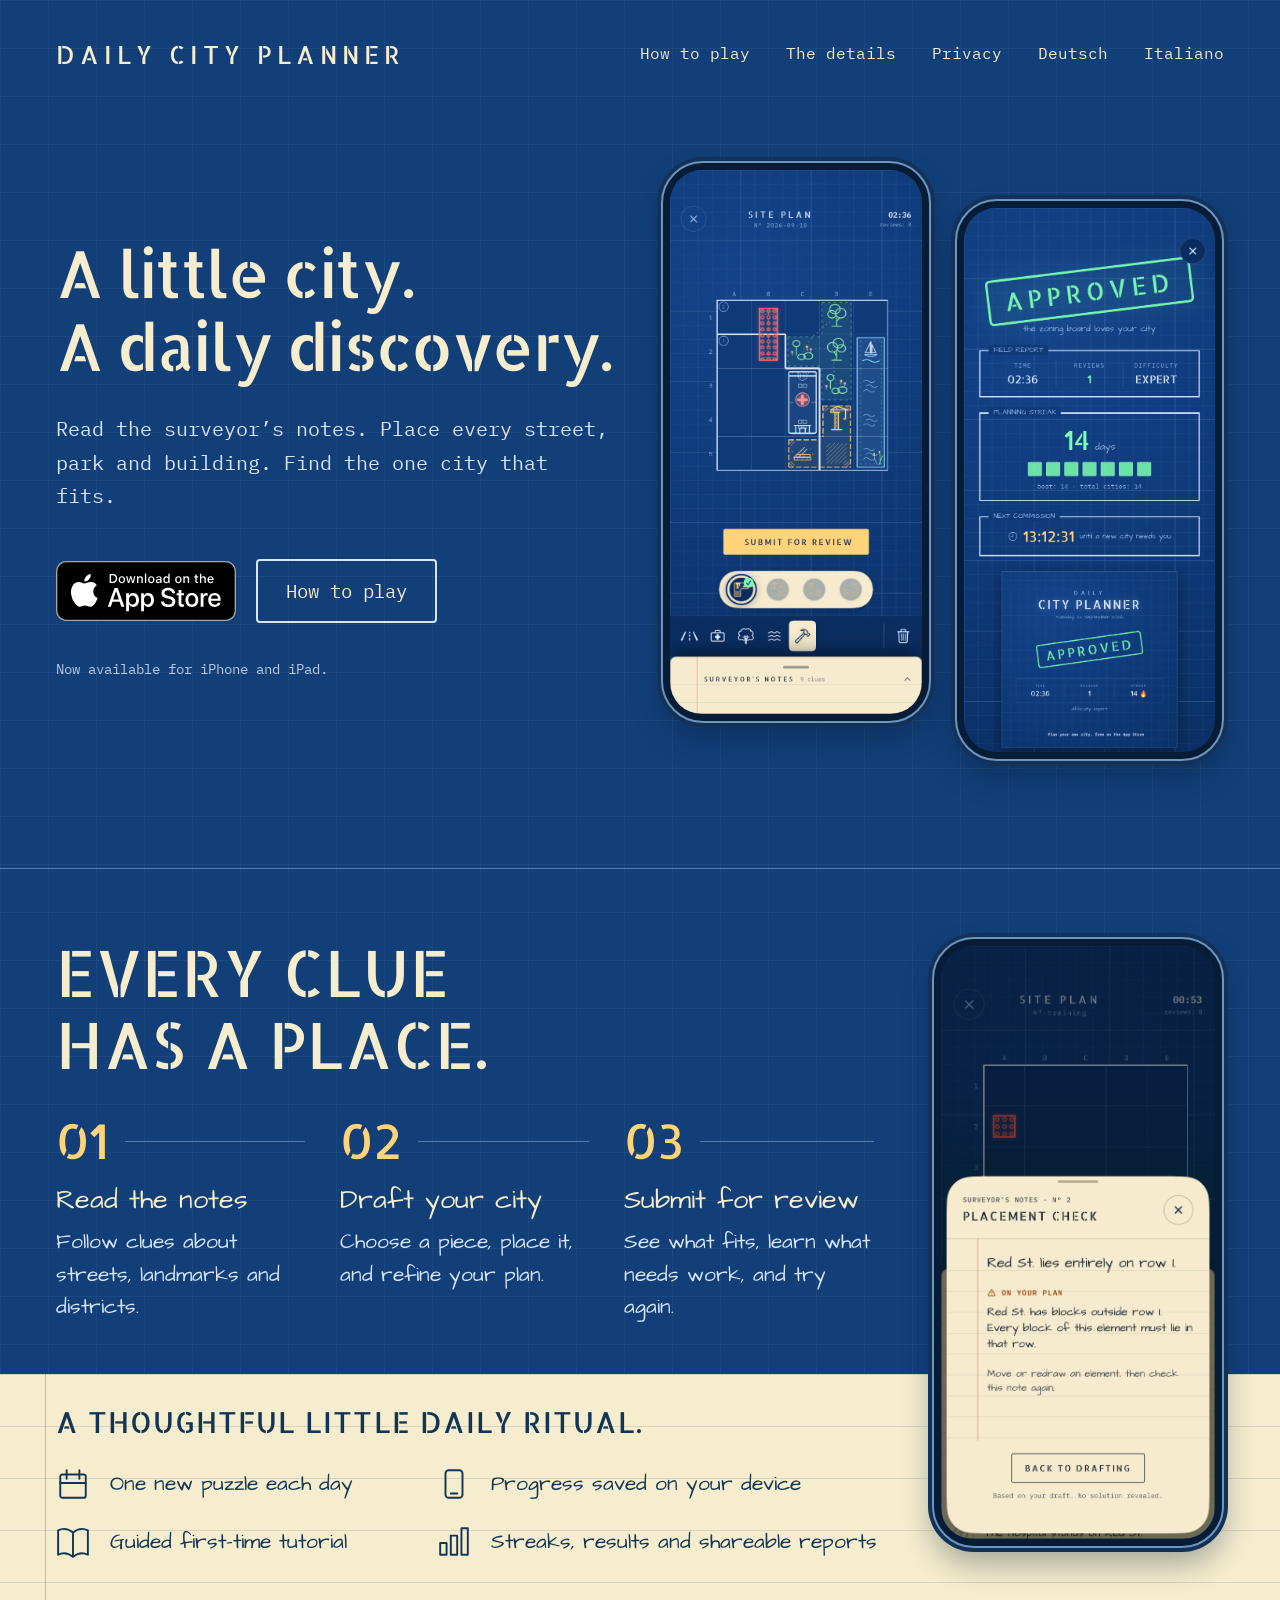
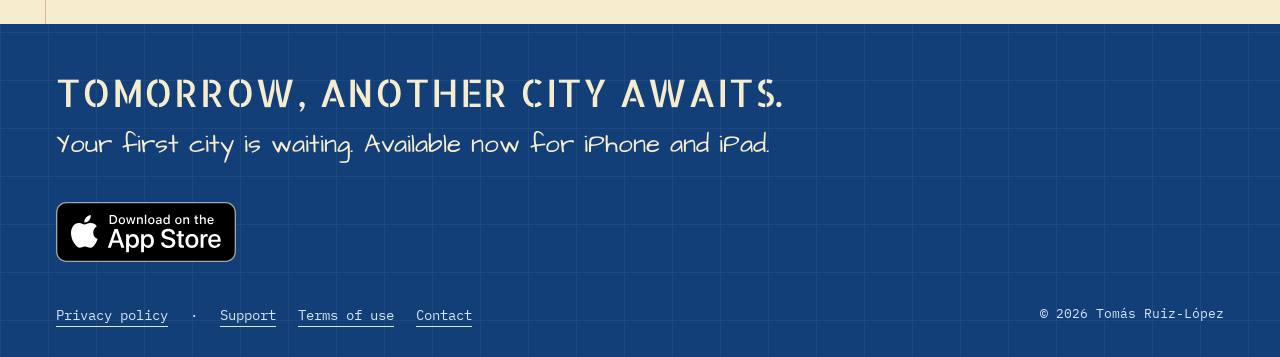
<file: index.html>
<!doctype html>
<html lang="en">
<head>
<meta charset="utf-8">
<meta name="viewport" content="width=device-width, initial-scale=1">
<title>Daily City Planner · A little city. A daily discovery.</title>
<meta name="description" content="Now available on the App Store for iPhone and iPad. A daily logic puzzle: read the surveyor’s notes, place streets, parks and buildings, and discover the one city that fits.">
<meta name="apple-itunes-app" content="app-id=6789138152">
<meta name="theme-color" content="#123f78">
<meta property="og:title" content="Daily City Planner">
<meta property="og:description" content="A little city. A daily discovery. Download now on the App Store for iPhone and iPad.">
<meta property="og:type" content="website">
<meta property="og:url" content="https://truizlop.github.io/daily-city-planner-site/">
<meta property="og:image" content="https://truizlop.github.io/daily-city-planner-site/assets/city-puzzle-social-v2.jpg">
<meta property="og:image:type" content="image/jpeg">
<meta property="og:image:width" content="1200">
<meta property="og:image:height" content="630">
<meta property="og:image:alt" content="Every clue has a place. A blueprint puzzle grid with patterned streets, a T-shaped park and a lake, based on the game’s board.">
<meta name="twitter:card" content="summary_large_image">
<meta name="twitter:title" content="Daily City Planner">
<meta name="twitter:description" content="Read the clues. Place every street, park and building. Find the one city that fits.">
<meta name="twitter:image" content="https://truizlop.github.io/daily-city-planner-site/assets/city-puzzle-social-v2.jpg">
<meta name="twitter:image:alt" content="Every clue has a place. A blueprint puzzle grid with patterned streets, a T-shaped park and a lake, based on the game’s board.">
<link rel="icon" href="assets/icon-current.png">
<link rel="preload" href="assets/fonts/AllertaStencil-Regular.ttf" as="font" type="font/ttf" crossorigin>
<link rel="stylesheet" href="style.css">
<link rel="canonical" href="https://truizlop.github.io/daily-city-planner-site/">
<link rel="alternate" hreflang="en" href="https://truizlop.github.io/daily-city-planner-site/">
<link rel="alternate" hreflang="de" href="https://truizlop.github.io/daily-city-planner-site/de/">
<link rel="alternate" hreflang="x-default" href="https://truizlop.github.io/daily-city-planner-site/">
<link rel="alternate" hreflang="it" href="https://truizlop.github.io/daily-city-planner-site/it/"></head>
<body>
<a class="skip" href="#main">Skip to content</a>
<header class="site-header wrap">
<a class="wordmark" href="./" aria-label="Daily City Planner home">DAILY CITY PLANNER</a>
<nav aria-label="Main navigation"><a href="#how-to-play">How to play</a><a href="#details">The details</a><a href="privacy.html">Privacy</a><a href="de/" lang="de" hreflang="de">Deutsch</a><a href="it/" lang="it" hreflang="it">Italiano</a></nav>
</header>
<main id="main">
<section class="hero wrap" aria-labelledby="hero-title">
<div class="hero-copy">
<h1 id="hero-title">A little city.<br>A daily discovery.</h1>
<p class="intro">Read the surveyor’s notes. Place every street, park and building. Find the one city that fits.</p>
<div class="actions"><a class="app-store-badge" href="https://apps.apple.com/app/id6789138152"><img src="assets/download-on-the-app-store.svg" width="180" height="60" alt="Download on the App Store"></a><a class="button" href="#how-to-play">How to play</a></div>
<p class="availability">Now available for iPhone and iPad.</p>
</div>
<div class="hero-phones" aria-label="Screenshots of the current game">
<figure class="phone"><img src="assets/game-city.png" width="1284" height="2778" alt="A completed city puzzle with a patterned street, park, hospital, lake and construction site, ready to submit for review."></figure>
<figure class="phone result-phone"><img src="assets/game-approved.png" width="1284" height="2778" alt="An approved city field report with a 14-day planning streak and seven completed days."></figure>
</div>
</section>
<div class="lower-page">
<section class="how wrap" id="how-to-play" aria-labelledby="how-title">
<div class="how-content">
<h2 id="how-title">Every clue<br>has a place.</h2>
<ol class="steps">
<li><span class="step-number" aria-hidden="true">01</span><h3>Read the notes</h3><p>Follow clues about streets, landmarks and districts.</p></li>
<li><span class="step-number" aria-hidden="true">02</span><h3>Draft your city</h3><p>Choose a piece, place it, and refine your plan.</p></li>
<li><span class="step-number" aria-hidden="true">03</span><h3>Submit for review</h3><p>See what fits, learn what needs work, and try again.</p></li>
</ol>
</div>
<figure class="phone detail-phone"><img src="assets/notes-current.png" width="1170" height="2532" loading="lazy" alt="The current surveyor’s notes explain a placement issue on a cream ruled-paper sheet, with a Back to drafting button."></figure>
</section>
<section class="paper" id="details" aria-labelledby="details-title">
<div class="wrap paper-inner">
<h2 id="details-title">A thoughtful little daily ritual.</h2>
<ul class="details-list">
<li><svg viewBox="0 0 32 32" aria-hidden="true"><rect x="4" y="7" width="24" height="22" rx="2"/><path d="M10 3v8M22 3v8M4 15h24"/></svg>One new puzzle each day</li>
<li><svg viewBox="0 0 32 32" aria-hidden="true"><rect x="8" y="3" width="16" height="26" rx="3"/><path d="M13 25h6"/></svg>Progress saved on your device</li>
<li><svg viewBox="0 0 32 32" aria-hidden="true"><path d="M16 7C11 3 6 3 2 5v23c4-2 9-2 14 2 5-4 10-4 14-2V5c-4-2-9-2-14 2v23"/></svg>Guided first-time tutorial</li>
<li><svg viewBox="0 0 32 32" aria-hidden="true"><path d="M3 28V17h6v11zm10 0V10h6v18zm10 0V3h6v25z"/></svg>Streaks, results and shareable reports</li>
</ul>
</div>
</section>
</div>
</main>
<footer class="wrap site-footer">
<h2>Tomorrow, another city awaits.</h2>
<p>Your first city is waiting. Available now for iPhone and iPad.</p>
<div class="actions footer-actions"><a class="app-store-badge" href="https://apps.apple.com/app/id6789138152"><img src="assets/download-on-the-app-store.svg" width="180" height="60" alt="Download on the App Store"></a></div>
<div class="footer-bottom"><div><a href="privacy.html">Privacy policy</a><span aria-hidden="true">·</span><a href="support.html">Support</a><a href="terms.html">Terms of use</a><a href="mailto:trlmobilesoftware@gmail.com">Contact</a></div><small>© 2026 Tomás Ruiz-López</small></div>
</footer>
</body>
</html>
</file>
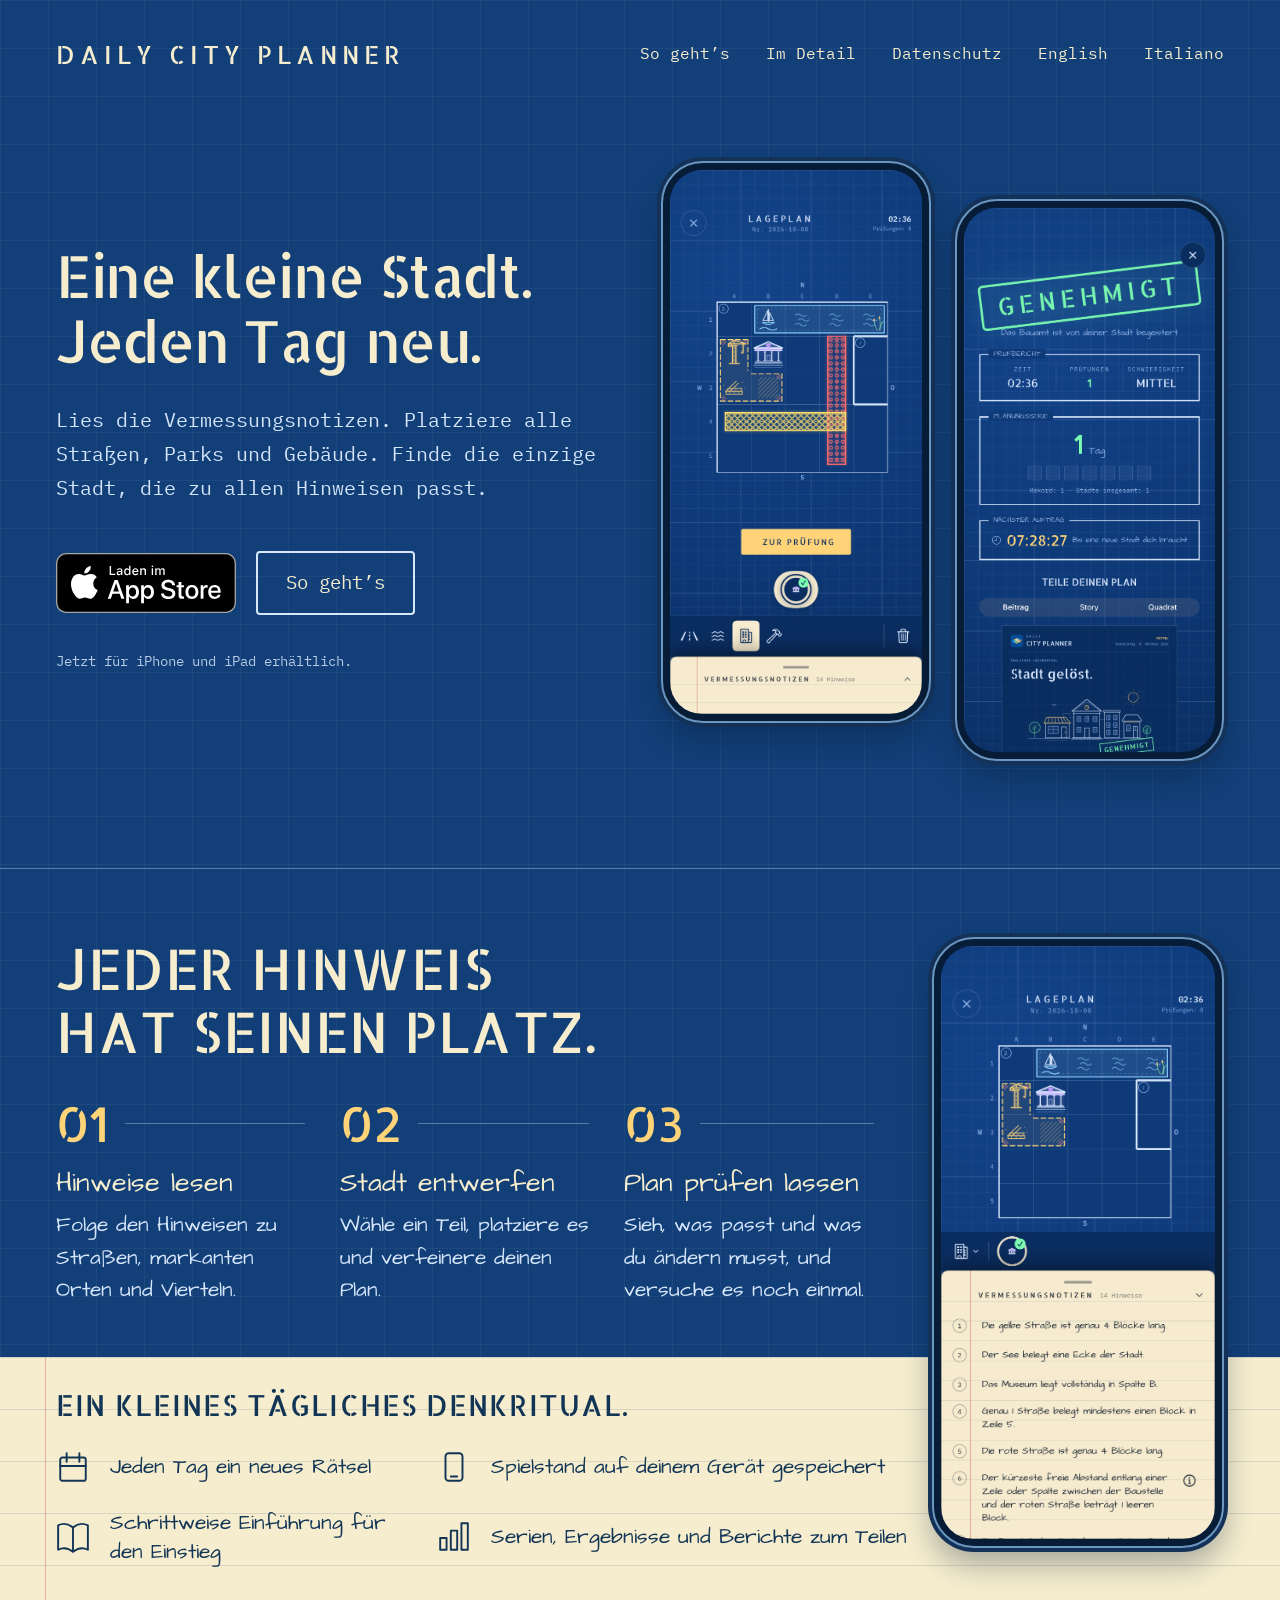
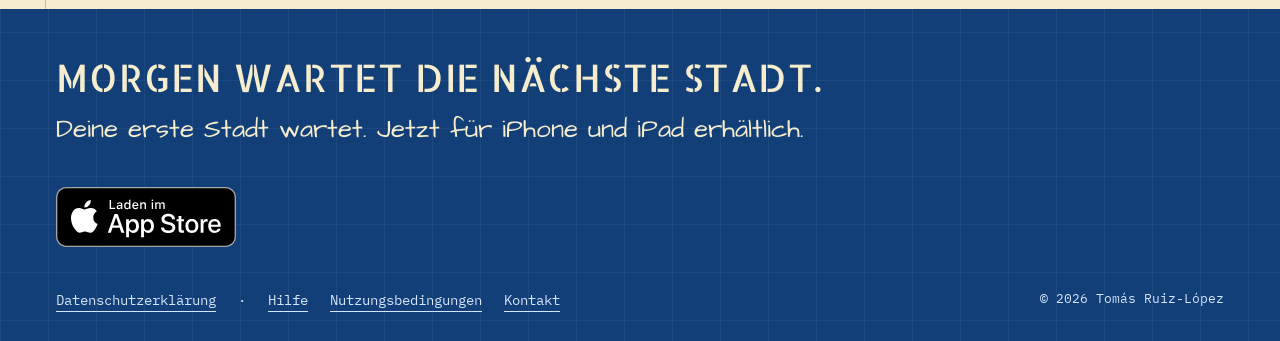
<file: de/index.html>
<!doctype html>
<html lang="de">
<head>
<meta charset="utf-8">
<meta name="viewport" content="width=device-width, initial-scale=1">
<title>Daily City Planner · Eine kleine Stadt. Jeden Tag neu.</title>
<meta name="description" content="Jetzt im App Store für iPhone und iPad. Ein tägliches Logikrätsel: Lies die Vermessungsnotizen, platziere Straßen, Parks und Gebäude und finde die einzige Stadt, die zu allen Hinweisen passt.">
<meta name="apple-itunes-app" content="app-id=6789138152">
<meta name="theme-color" content="#123f78">
<meta property="og:title" content="Daily City Planner">
<meta property="og:description" content="Eine kleine Stadt. Jeden Tag neu. Jetzt im App Store für iPhone und iPad laden.">
<meta property="og:type" content="website">
<meta property="og:url" content="https://truizlop.github.io/daily-city-planner-site/de/">
<meta property="og:image" content="https://truizlop.github.io/daily-city-planner-site/assets/game-city-de.png">
<meta property="og:image:type" content="image/png">
<meta property="og:image:width" content="1284">
<meta property="og:image:height" content="2778">
<meta property="og:image:alt" content="Daily City Planner: ein Stadtplanrätsel mit deutschen Hinweisen und Bedienelementen.">
<meta name="twitter:card" content="summary_large_image">
<meta name="twitter:title" content="Daily City Planner">
<meta name="twitter:description" content="Lies die Hinweise. Platziere alle Straßen, Parks und Gebäude. Finde die einzige Stadt, die zu allen Hinweisen passt.">
<meta name="twitter:image" content="https://truizlop.github.io/daily-city-planner-site/assets/game-city-de.png">
<meta name="twitter:image:alt" content="Daily City Planner: ein Stadtplanrätsel mit deutschen Hinweisen und Bedienelementen.">
<link rel="icon" href="../assets/icon-current.png">
<link rel="preload" href="../assets/fonts/AllertaStencil-Regular.ttf" as="font" type="font/ttf" crossorigin>
<link rel="stylesheet" href="../style.css">
<link rel="canonical" href="https://truizlop.github.io/daily-city-planner-site/de/">
<link rel="alternate" hreflang="en" href="https://truizlop.github.io/daily-city-planner-site/">
<link rel="alternate" hreflang="de" href="https://truizlop.github.io/daily-city-planner-site/de/">
<link rel="alternate" hreflang="x-default" href="https://truizlop.github.io/daily-city-planner-site/">
<link rel="alternate" hreflang="it" href="https://truizlop.github.io/daily-city-planner-site/it/"></head>
<body>
<a class="skip" href="#main">Zum Inhalt springen</a>
<header class="site-header wrap">
<a class="wordmark" href="./" aria-label="Daily City Planner – Startseite">DAILY CITY PLANNER</a>
<nav aria-label="Hauptnavigation"><a href="#how-to-play">So geht’s</a><a href="#details">Im Detail</a><a href="privacy.html">Datenschutz</a><a href="../" lang="en" hreflang="en">English</a><a href="../it/" lang="it" hreflang="it">Italiano</a></nav>
</header>
<main id="main">
<section class="hero wrap" aria-labelledby="hero-title">
<div class="hero-copy">
<h1 id="hero-title">Eine kleine Stadt.<br>Jeden Tag neu.</h1>
<p class="intro">Lies die Vermessungsnotizen. Platziere alle Straßen, Parks und Gebäude. Finde die einzige Stadt, die zu allen Hinweisen passt.</p>
<div class="actions"><a class="app-store-badge" href="https://apps.apple.com/app/id6789138152"><img src="../assets/download-on-the-app-store-de.svg" width="180" height="60" alt="Laden im App Store"></a><a class="button" href="#how-to-play">So geht’s</a></div>
<p class="availability">Jetzt für iPhone und iPad erhältlich.</p>
</div>
<div class="hero-phones" aria-label="Screenshots des Spiels auf Deutsch">
<figure class="phone"><img src="../assets/game-city-de.png" width="1284" height="2778" alt="Ein Stadtplanrätsel mit Straßen, einem See, einem Museum und einer Baustelle sowie deutschen Bedienelementen."></figure>
<figure class="phone result-phone"><img src="../assets/game-approved-de.png" width="1284" height="2778" alt="Ein genehmigter Stadtplan mit deutschem Prüfbericht, einer eintägigen Planungsserie und einer Vorschau zum Teilen."></figure>
</div>
</section>
<div class="lower-page">
<section class="how wrap" id="how-to-play" aria-labelledby="how-title">
<div class="how-content">
<h2 id="how-title">Jeder Hinweis<br>hat seinen Platz.</h2>
<ol class="steps">
<li><span class="step-number" aria-hidden="true">01</span><h3>Hinweise lesen</h3><p>Folge den Hinweisen zu Straßen, markanten Orten und Vierteln.</p></li>
<li><span class="step-number" aria-hidden="true">02</span><h3>Stadt entwerfen</h3><p>Wähle ein Teil, platziere es und verfeinere deinen Plan.</p></li>
<li><span class="step-number" aria-hidden="true">03</span><h3>Plan prüfen lassen</h3><p>Sieh, was passt und was du ändern musst, und versuche es noch einmal.</p></li>
</ol>
</div>
<figure class="phone detail-phone"><img src="../assets/notes-de.png" width="1284" height="2778" loading="lazy" alt="Die deutschen Vermessungsnotizen zum Stadtplan auf einem linierten Blatt."></figure>
</section>
<section class="paper" id="details" aria-labelledby="details-title">
<div class="wrap paper-inner">
<h2 id="details-title">Ein kleines tägliches Denkritual.</h2>
<ul class="details-list">
<li><svg viewBox="0 0 32 32" aria-hidden="true"><rect x="4" y="7" width="24" height="22" rx="2"/><path d="M10 3v8M22 3v8M4 15h24"/></svg>Jeden Tag ein neues Rätsel</li>
<li><svg viewBox="0 0 32 32" aria-hidden="true"><rect x="8" y="3" width="16" height="26" rx="3"/><path d="M13 25h6"/></svg>Spielstand auf deinem Gerät gespeichert</li>
<li><svg viewBox="0 0 32 32" aria-hidden="true"><path d="M16 7C11 3 6 3 2 5v23c4-2 9-2 14 2 5-4 10-4 14-2V5c-4-2-9-2-14 2v23"/></svg>Schrittweise Einführung für den Einstieg</li>
<li><svg viewBox="0 0 32 32" aria-hidden="true"><path d="M3 28V17h6v11zm10 0V10h6v18zm10 0V3h6v25z"/></svg>Serien, Ergebnisse und Berichte zum Teilen</li>
</ul>
</div>
</section>
</div>
</main>
<footer class="wrap site-footer">
<h2>Morgen wartet die nächste Stadt.</h2>
<p>Deine erste Stadt wartet. Jetzt für iPhone und iPad erhältlich.</p>
<div class="actions footer-actions"><a class="app-store-badge" href="https://apps.apple.com/app/id6789138152"><img src="../assets/download-on-the-app-store-de.svg" width="180" height="60" alt="Laden im App Store"></a></div>
<div class="footer-bottom"><div><a href="privacy.html">Datenschutzerklärung</a><span aria-hidden="true">·</span><a href="support.html">Hilfe</a><a href="terms.html">Nutzungsbedingungen</a><a href="mailto:trlmobilesoftware@gmail.com">Kontakt</a></div><small>© 2026 Tomás Ruiz-López</small></div>
</footer>
</body>
</html>
</file>
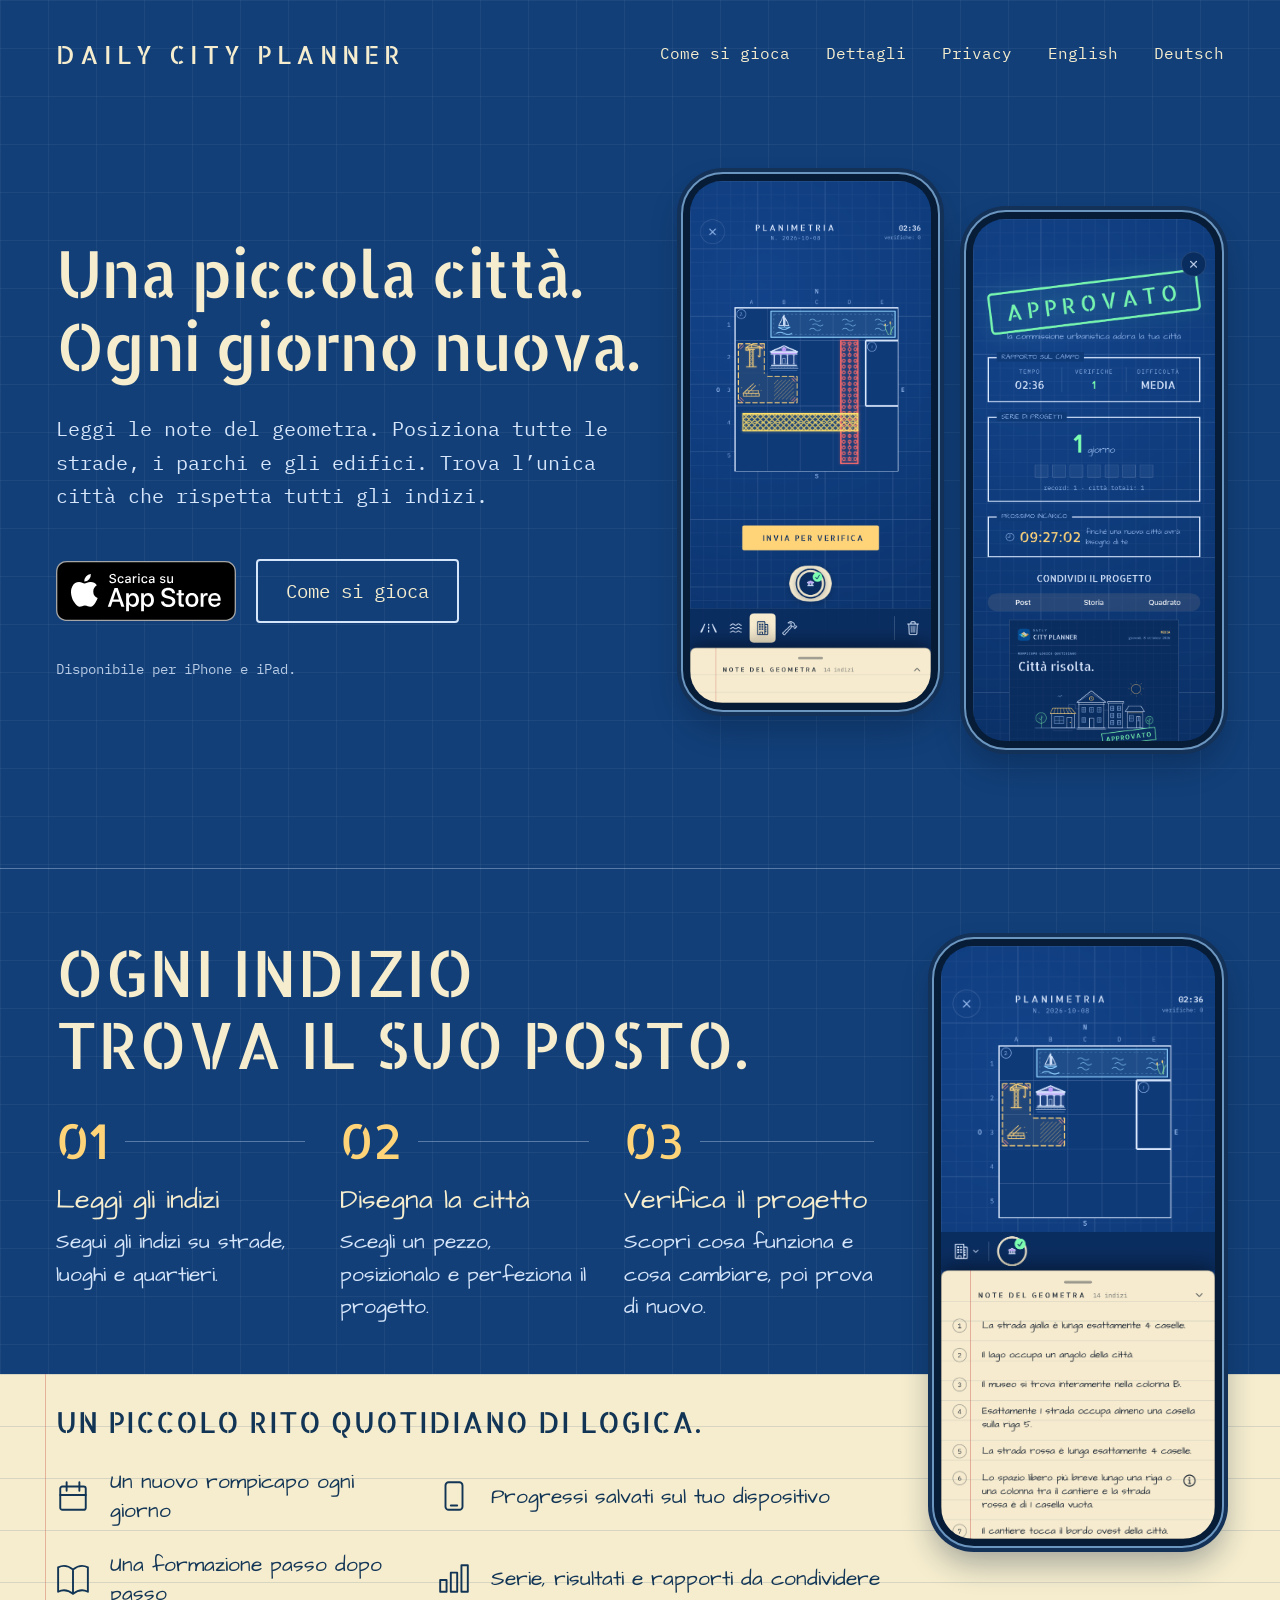
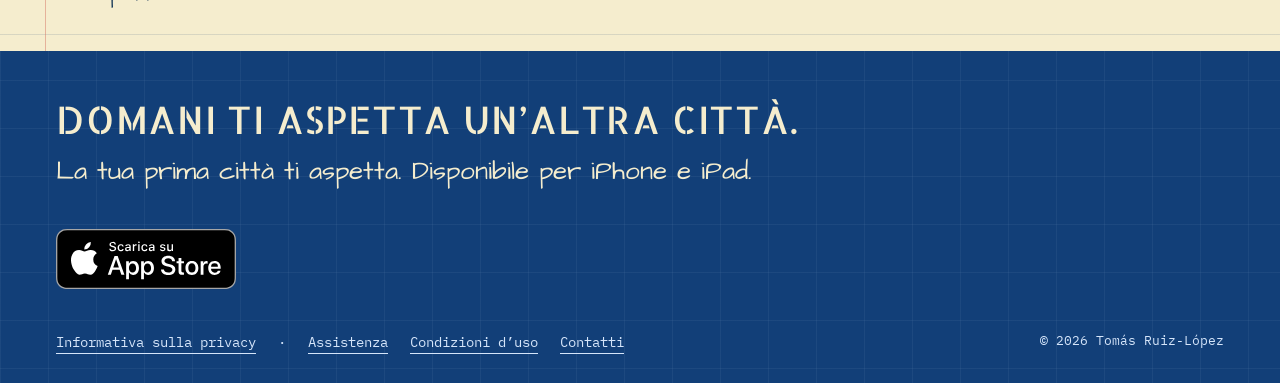
<file: it/index.html>
<!doctype html>
<html lang="it">
<head>
<meta charset="utf-8">
<meta name="viewport" content="width=device-width, initial-scale=1">
<title>Daily City Planner · Una piccola città. Ogni giorno nuova.</title>
<meta name="description" content="Un rompicapo logico al giorno per iPhone e iPad: leggi le note del geometra, posiziona strade, parchi ed edifici e trova l’unica città che rispetta tutti gli indizi.">
<meta name="apple-itunes-app" content="app-id=6789138152">
<meta name="theme-color" content="#123f78">
<meta property="og:title" content="Daily City Planner">
<meta property="og:description" content="Una piccola città. Ogni giorno nuova. Scarica dall’App Store per iPhone e iPad.">
<meta property="og:type" content="website">
<meta property="og:url" content="https://truizlop.github.io/daily-city-planner-site/it/">
<meta property="og:image" content="https://truizlop.github.io/daily-city-planner-site/assets/game-city-it.png">
<meta property="og:image:type" content="image/png">
<meta property="og:image:width" content="1284">
<meta property="og:image:height" content="2778">
<meta property="og:image:alt" content="Daily City Planner: un rompicapo cittadino con indizi e comandi in italiano.">
<meta name="twitter:card" content="summary_large_image">
<meta name="twitter:title" content="Daily City Planner">
<meta name="twitter:description" content="Leggi gli indizi. Posiziona tutte le strade, i parchi e gli edifici. Trova l’unica città che rispetta tutti gli indizi.">
<meta name="twitter:image" content="https://truizlop.github.io/daily-city-planner-site/assets/game-city-it.png">
<meta name="twitter:image:alt" content="Daily City Planner: un rompicapo cittadino con indizi e comandi in italiano.">
<link rel="icon" href="../assets/icon-current.png">
<link rel="preload" href="../assets/fonts/AllertaStencil-Regular.ttf" as="font" type="font/ttf" crossorigin>
<link rel="stylesheet" href="../style.css">
<link rel="canonical" href="https://truizlop.github.io/daily-city-planner-site/it/">
<link rel="alternate" hreflang="en" href="https://truizlop.github.io/daily-city-planner-site/">
<link rel="alternate" hreflang="de" href="https://truizlop.github.io/daily-city-planner-site/de/">
<link rel="alternate" hreflang="x-default" href="https://truizlop.github.io/daily-city-planner-site/">
<link rel="alternate" hreflang="it" href="https://truizlop.github.io/daily-city-planner-site/it/"></head>
<body>
<a class="skip" href="#main">Vai al contenuto</a>
<header class="site-header wrap">
<a class="wordmark" href="./" aria-label="Daily City Planner – Pagina iniziale">DAILY CITY PLANNER</a>
<nav aria-label="Navigazione principale"><a href="#how-to-play">Come si gioca</a><a href="#details">Dettagli</a><a href="privacy.html">Privacy</a><a href="../" lang="en" hreflang="en">English</a><a href="../de/" lang="de" hreflang="de">Deutsch</a></nav>
</header>
<main id="main">
<section class="hero wrap" aria-labelledby="hero-title">
<div class="hero-copy">
<h1 id="hero-title">Una piccola città.<br>Ogni giorno nuova.</h1>
<p class="intro">Leggi le note del geometra. Posiziona tutte le strade, i parchi e gli edifici. Trova l’unica città che rispetta tutti gli indizi.</p>
<div class="actions"><a class="app-store-badge" href="https://apps.apple.com/app/id6789138152"><img src="../assets/download-on-the-app-store-it.svg" width="180" height="60" alt="Scarica su App Store"></a><a class="button" href="#how-to-play">Come si gioca</a></div>
<p class="availability">Disponibile per iPhone e iPad.</p>
</div>
<div class="hero-phones" aria-label="Schermate del gioco in italiano">
<figure class="phone"><img src="../assets/game-city-it.png" width="1284" height="2778" alt="Un rompicapo cittadino con strade, un lago, un museo e un cantiere e comandi in italiano."></figure>
<figure class="phone result-phone"><img src="../assets/game-approved-it.png" width="1284" height="2778" alt="Una città approvata con rapporto in italiano, una serie di un giorno e un’anteprima da condividere."></figure>
</div>
</section>
<div class="lower-page">
<section class="how wrap" id="how-to-play" aria-labelledby="how-title">
<div class="how-content">
<h2 id="how-title">Ogni indizio<br>trova il suo posto.</h2>
<ol class="steps">
<li><span class="step-number" aria-hidden="true">01</span><h3>Leggi gli indizi</h3><p>Segui gli indizi su strade, luoghi e quartieri.</p></li>
<li><span class="step-number" aria-hidden="true">02</span><h3>Disegna la città</h3><p>Scegli un pezzo, posizionalo e perfeziona il progetto.</p></li>
<li><span class="step-number" aria-hidden="true">03</span><h3>Verifica il progetto</h3><p>Scopri cosa funziona e cosa cambiare, poi prova di nuovo.</p></li>
</ol>
</div>
<figure class="phone detail-phone"><img src="../assets/notes-it.png" width="1284" height="2778" loading="lazy" alt="Le note del geometra in italiano su un foglio a righe accanto al progetto."></figure>
</section>
<section class="paper" id="details" aria-labelledby="details-title">
<div class="wrap paper-inner">
<h2 id="details-title">Un piccolo rito quotidiano di logica.</h2>
<ul class="details-list">
<li><svg viewBox="0 0 32 32" aria-hidden="true"><rect x="4" y="7" width="24" height="22" rx="2"/><path d="M10 3v8M22 3v8M4 15h24"/></svg>Un nuovo rompicapo ogni giorno</li>
<li><svg viewBox="0 0 32 32" aria-hidden="true"><rect x="8" y="3" width="16" height="26" rx="3"/><path d="M13 25h6"/></svg>Progressi salvati sul tuo dispositivo</li>
<li><svg viewBox="0 0 32 32" aria-hidden="true"><path d="M16 7C11 3 6 3 2 5v23c4-2 9-2 14 2 5-4 10-4 14-2V5c-4-2-9-2-14 2v23"/></svg>Una formazione passo dopo passo</li>
<li><svg viewBox="0 0 32 32" aria-hidden="true"><path d="M3 28V17h6v11zm10 0V10h6v18zm10 0V3h6v25z"/></svg>Serie, risultati e rapporti da condividere</li>
</ul>
</div>
</section>
</div>
</main>
<footer class="wrap site-footer">
<h2>Domani ti aspetta un’altra città.</h2>
<p>La tua prima città ti aspetta. Disponibile per iPhone e iPad.</p>
<div class="actions footer-actions"><a class="app-store-badge" href="https://apps.apple.com/app/id6789138152"><img src="../assets/download-on-the-app-store-it.svg" width="180" height="60" alt="Scarica su App Store"></a></div>
<div class="footer-bottom"><div><a href="privacy.html">Informativa sulla privacy</a><span aria-hidden="true">·</span><a href="support.html">Assistenza</a><a href="terms.html">Condizioni d’uso</a><a href="mailto:trlmobilesoftware@gmail.com">Contatti</a></div><small>© 2026 Tomás Ruiz-López</small></div>
</footer>
</body>
</html>
</file>
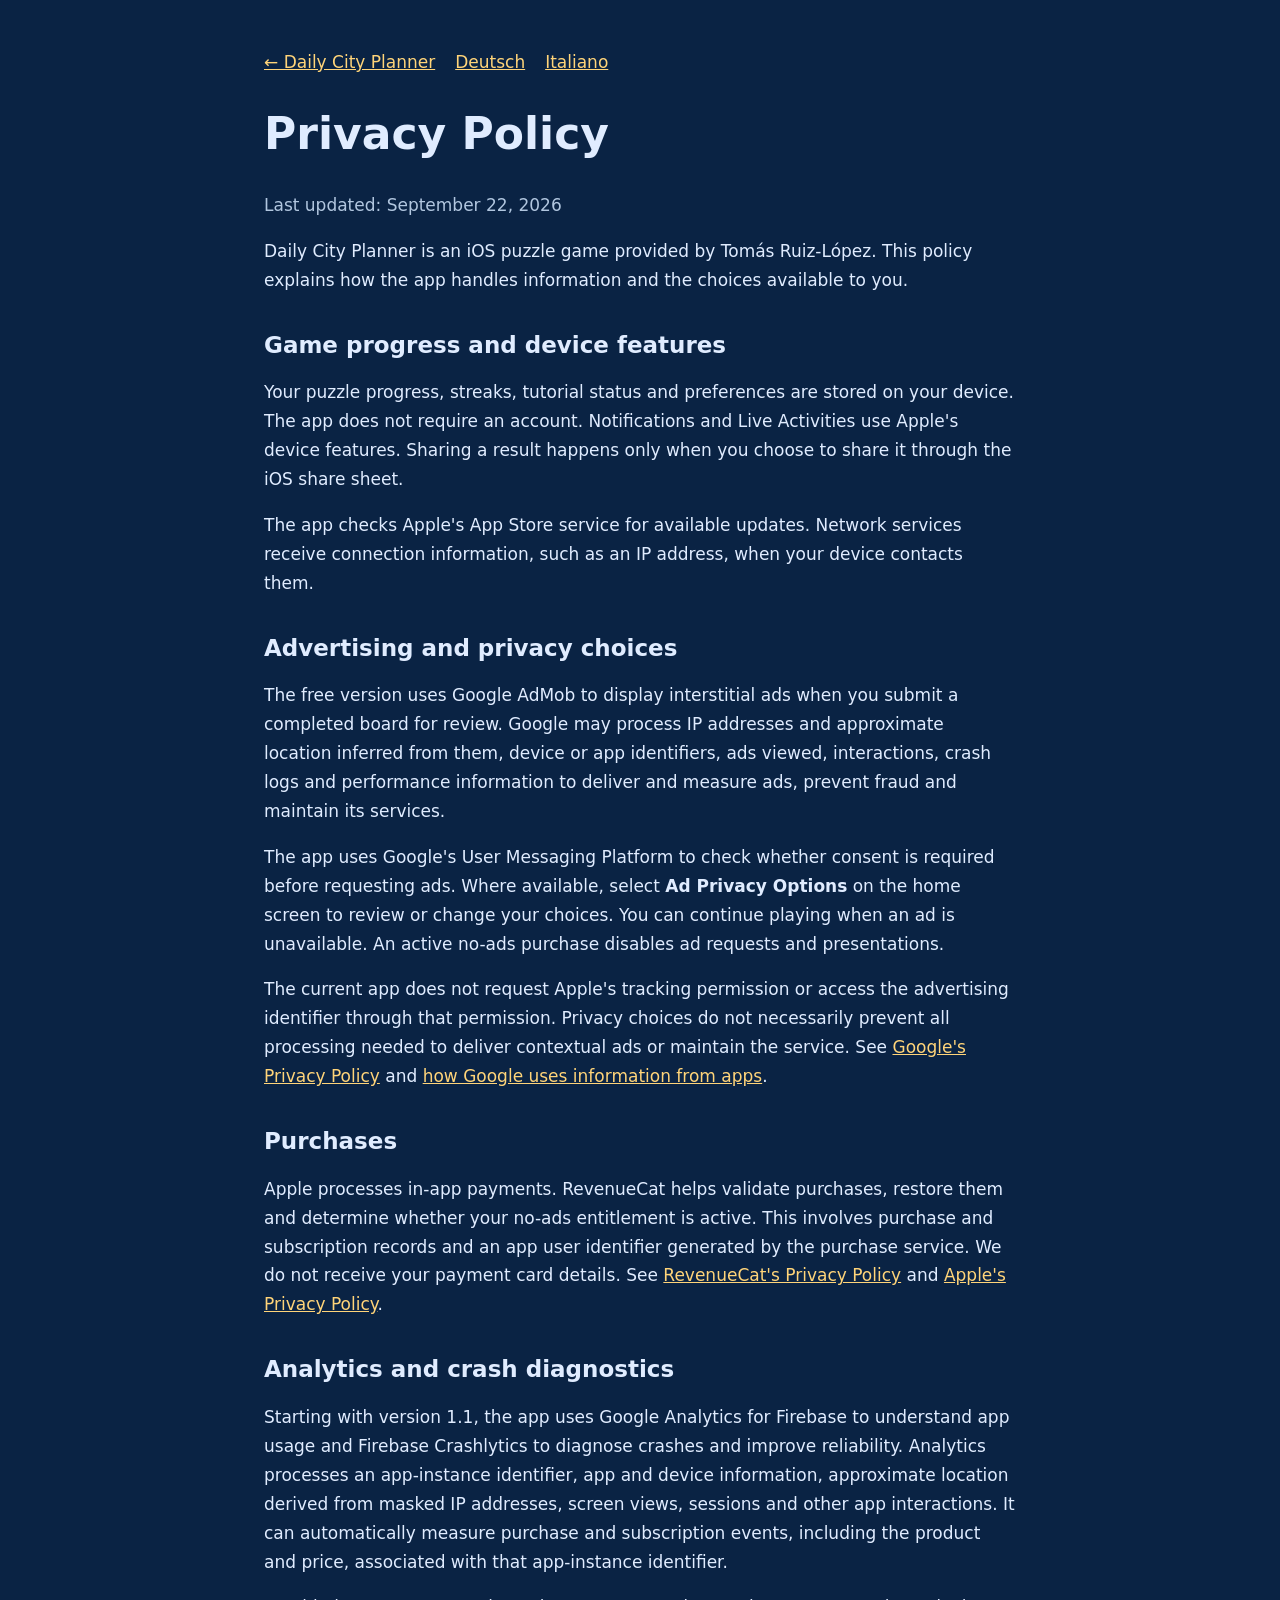
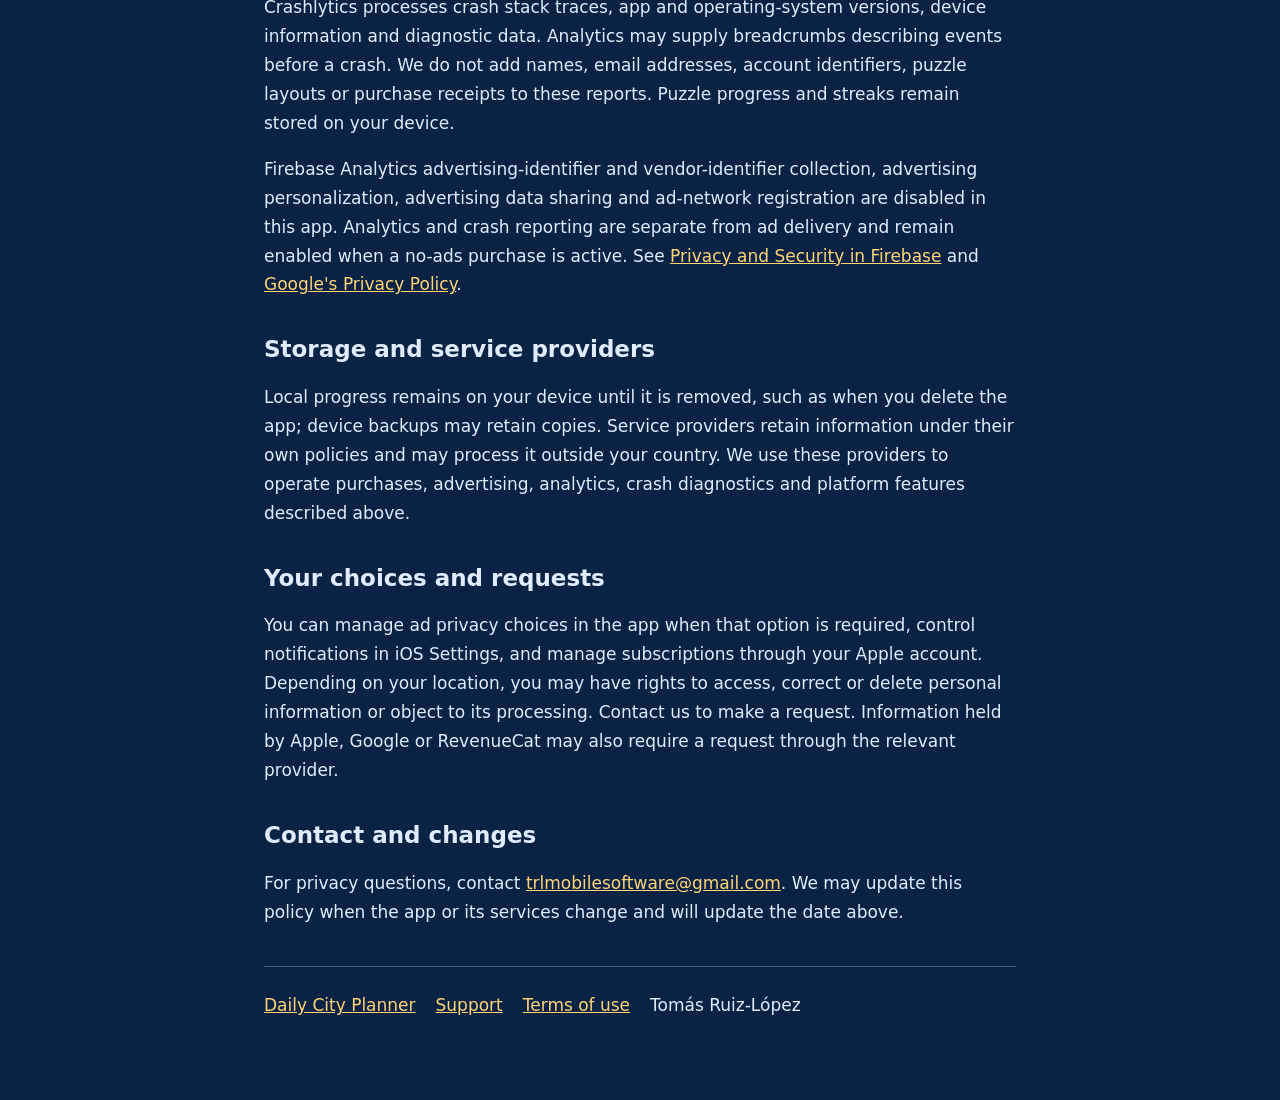
<file: privacy.html>
<!doctype html>
<html lang="en">
<head>
<meta charset="utf-8">
<meta name="viewport" content="width=device-width, initial-scale=1">
<title>Privacy Policy · Daily City Planner</title>
<meta name="description" content="How Daily City Planner handles game progress, purchases, advertising, analytics, crash reports and your privacy choices.">
<style>
:root{color-scheme:dark}*{box-sizing:border-box}body{margin:0;background:#0a2344;color:#e0ecff;font:17px/1.7 system-ui,sans-serif}main{max-width:800px;margin:auto;padding:48px 24px 80px}a{color:#ffd479}h1,h2{line-height:1.25;overflow-wrap:anywhere;hyphens:auto}h1{font-size:clamp(30px,7vw,44px)}h2{font-size:23px;margin-top:36px}.date{color:#b1c6df}footer{border-top:1px solid #47617e;margin-top:40px;padding-top:24px}
nav,footer{display:flex;gap:20px;flex-wrap:wrap}p,a{overflow-wrap:anywhere}a:focus-visible{outline:3px solid #ffd479;outline-offset:4px}</style>
<link rel="canonical" href="https://truizlop.github.io/daily-city-planner-site/privacy.html">
<link rel="alternate" hreflang="en" href="https://truizlop.github.io/daily-city-planner-site/privacy.html">
<link rel="alternate" hreflang="de" href="https://truizlop.github.io/daily-city-planner-site/de/privacy.html">
<link rel="alternate" hreflang="x-default" href="https://truizlop.github.io/daily-city-planner-site/privacy.html">
<link rel="alternate" hreflang="it" href="https://truizlop.github.io/daily-city-planner-site/it/privacy.html"></head>
<body><main>
<nav aria-label="Page navigation"><a href="./">← Daily City Planner</a><a href="de/privacy.html" lang="de" hreflang="de">Deutsch</a><a href="it/privacy.html" lang="it" hreflang="it">Italiano</a></nav>
<h1>Privacy Policy</h1>
<p class="date">Last updated: September 22, 2026</p>
<p>Daily City Planner is an iOS puzzle game provided by Tomás Ruiz-López. This policy explains how the app handles information and the choices available to you.</p>
<h2>Game progress and device features</h2>
<p>Your puzzle progress, streaks, tutorial status and preferences are stored on your device. The app does not require an account. Notifications and Live Activities use Apple's device features. Sharing a result happens only when you choose to share it through the iOS share sheet.</p>
<p>The app checks Apple's App Store service for available updates. Network services receive connection information, such as an IP address, when your device contacts them.</p>
<h2>Advertising and privacy choices</h2>
<p>The free version uses Google AdMob to display interstitial ads when you submit a completed board for review. Google may process IP addresses and approximate location inferred from them, device or app identifiers, ads viewed, interactions, crash logs and performance information to deliver and measure ads, prevent fraud and maintain its services.</p>
<p>The app uses Google's User Messaging Platform to check whether consent is required before requesting ads. Where available, select <strong>Ad Privacy Options</strong> on the home screen to review or change your choices. You can continue playing when an ad is unavailable. An active no-ads purchase disables ad requests and presentations.</p>
<p>The current app does not request Apple's tracking permission or access the advertising identifier through that permission. Privacy choices do not necessarily prevent all processing needed to deliver contextual ads or maintain the service. See <a href="https://policies.google.com/privacy">Google's Privacy Policy</a> and <a href="https://policies.google.com/technologies/partner-sites">how Google uses information from apps</a>.</p>
<h2>Purchases</h2>
<p>Apple processes in-app payments. RevenueCat helps validate purchases, restore them and determine whether your no-ads entitlement is active. This involves purchase and subscription records and an app user identifier generated by the purchase service. We do not receive your payment card details. See <a href="https://www.revenuecat.com/privacy">RevenueCat's Privacy Policy</a> and <a href="https://www.apple.com/legal/privacy/">Apple's Privacy Policy</a>.</p>
<h2>Analytics and crash diagnostics</h2>
<p>Starting with version 1.1, the app uses Google Analytics for Firebase to understand app usage and Firebase Crashlytics to diagnose crashes and improve reliability. Analytics processes an app-instance identifier, app and device information, approximate location derived from masked IP addresses, screen views, sessions and other app interactions. It can automatically measure purchase and subscription events, including the product and price, associated with that app-instance identifier.</p>
<p>Crashlytics processes crash stack traces, app and operating-system versions, device information and diagnostic data. Analytics may supply breadcrumbs describing events before a crash. We do not add names, email addresses, account identifiers, puzzle layouts or purchase receipts to these reports. Puzzle progress and streaks remain stored on your device.</p>
<p>Firebase Analytics advertising-identifier and vendor-identifier collection, advertising personalization, advertising data sharing and ad-network registration are disabled in this app. Analytics and crash reporting are separate from ad delivery and remain enabled when a no-ads purchase is active. See <a href="https://firebase.google.com/support/privacy">Privacy and Security in Firebase</a> and <a href="https://policies.google.com/privacy">Google's Privacy Policy</a>.</p>
<h2>Storage and service providers</h2>
<p>Local progress remains on your device until it is removed, such as when you delete the app; device backups may retain copies. Service providers retain information under their own policies and may process it outside your country. We use these providers to operate purchases, advertising, analytics, crash diagnostics and platform features described above.</p>
<h2>Your choices and requests</h2>
<p>You can manage ad privacy choices in the app when that option is required, control notifications in iOS Settings, and manage subscriptions through your Apple account. Depending on your location, you may have rights to access, correct or delete personal information or object to its processing. Contact us to make a request. Information held by Apple, Google or RevenueCat may also require a request through the relevant provider.</p>
<h2>Contact and changes</h2>
<p>For privacy questions, contact <a href="mailto:trlmobilesoftware@gmail.com">trlmobilesoftware@gmail.com</a>. We may update this policy when the app or its services change and will update the date above.</p>
<footer><a href="./">Daily City Planner</a><a href="support.html">Support</a><a href="terms.html">Terms of use</a><span>Tomás Ruiz-López</span></footer>
</main></body></html>
</file>
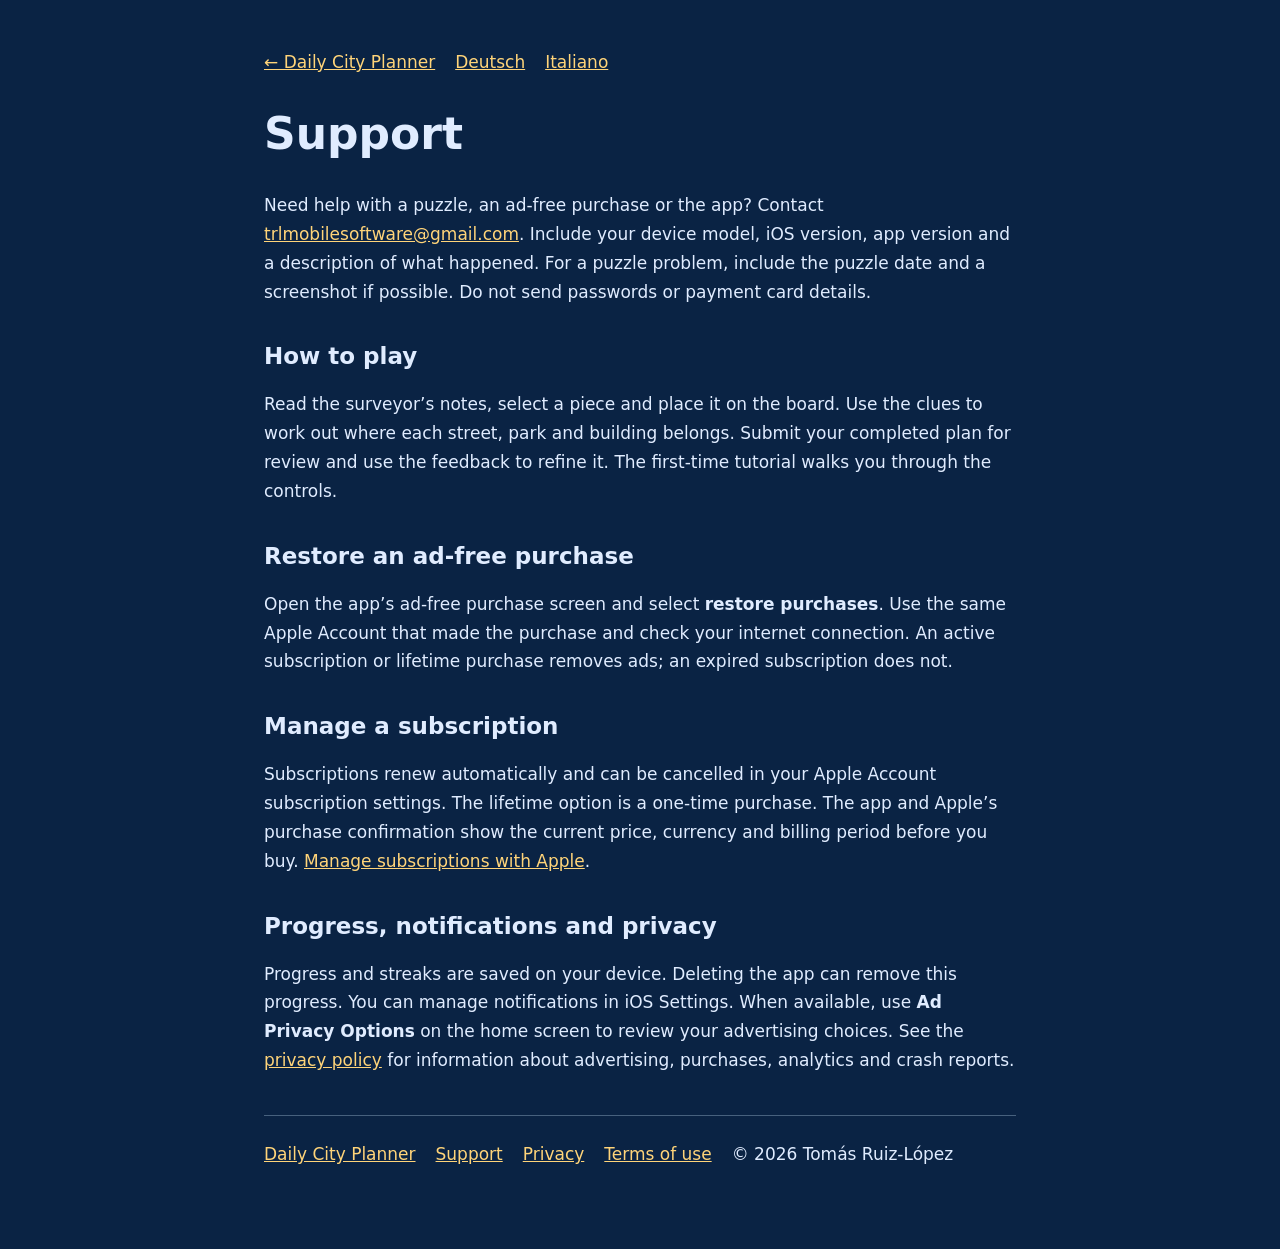
<file: support.html>
<!doctype html>
<html lang="en"><head><meta charset="utf-8"><meta name="viewport" content="width=device-width, initial-scale=1">
<title>Support · Daily City Planner</title><meta name="description" content="Support: Daily City Planner for iPhone and iPad.">
<link rel="canonical" href="https://truizlop.github.io/daily-city-planner-site/support.html"><link rel="alternate" hreflang="en" href="https://truizlop.github.io/daily-city-planner-site/support.html"><link rel="alternate" hreflang="de" href="https://truizlop.github.io/daily-city-planner-site/de/support.html"><link rel="alternate" hreflang="x-default" href="https://truizlop.github.io/daily-city-planner-site/support.html"><style>:root{color-scheme:dark}*{box-sizing:border-box}body{margin:0;background:#0a2344;color:#e0ecff;font:17px/1.7 system-ui,sans-serif}main{max-width:800px;margin:auto;padding:48px 24px 80px}a{color:#ffd479}h1,h2{line-height:1.25;overflow-wrap:anywhere;hyphens:auto}h1{font-size:clamp(30px,7vw,44px)}h2{font-size:23px;margin-top:36px}nav,footer{display:flex;gap:20px;flex-wrap:wrap}footer{border-top:1px solid #47617e;margin-top:40px;padding-top:24px}p,a{overflow-wrap:anywhere}a:focus-visible{outline:3px solid #ffd479;outline-offset:4px}</style><link rel="alternate" hreflang="it" href="https://truizlop.github.io/daily-city-planner-site/it/support.html"></head>
<body><main><nav aria-label="Page navigation"><a href="./">← Daily City Planner</a><a href="de/support.html" lang="de" hreflang="de">Deutsch</a><a href="it/support.html" lang="it" hreflang="it">Italiano</a></nav><h1>Support</h1>
<p>Need help with a puzzle, an ad-free purchase or the app? Contact <a href="mailto:trlmobilesoftware@gmail.com">trlmobilesoftware@gmail.com</a>. Include your device model, iOS version, app version and a description of what happened. For a puzzle problem, include the puzzle date and a screenshot if possible. Do not send passwords or payment card details.</p>
<h2>How to play</h2><p>Read the surveyor’s notes, select a piece and place it on the board. Use the clues to work out where each street, park and building belongs. Submit your completed plan for review and use the feedback to refine it. The first-time tutorial walks you through the controls.</p>
<h2>Restore an ad-free purchase</h2><p>Open the app’s ad-free purchase screen and select <strong>restore purchases</strong>. Use the same Apple Account that made the purchase and check your internet connection. An active subscription or lifetime purchase removes ads; an expired subscription does not.</p>
<h2>Manage a subscription</h2><p>Subscriptions renew automatically and can be cancelled in your Apple Account subscription settings. The lifetime option is a one-time purchase. The app and Apple’s purchase confirmation show the current price, currency and billing period before you buy. <a href="https://apps.apple.com/account/subscriptions">Manage subscriptions with Apple</a>.</p>
<h2>Progress, notifications and privacy</h2><p>Progress and streaks are saved on your device. Deleting the app can remove this progress. You can manage notifications in iOS Settings. When available, use <strong>Ad Privacy Options</strong> on the home screen to review your advertising choices. See the <a href="privacy.html">privacy policy</a> for information about advertising, purchases, analytics and crash reports.</p>
<footer><a href="./">Daily City Planner</a><a href="support.html">Support</a><a href="privacy.html">Privacy</a><a href="terms.html">Terms of use</a><span>© 2026 Tomás Ruiz-López</span></footer></main></body></html>
</file>
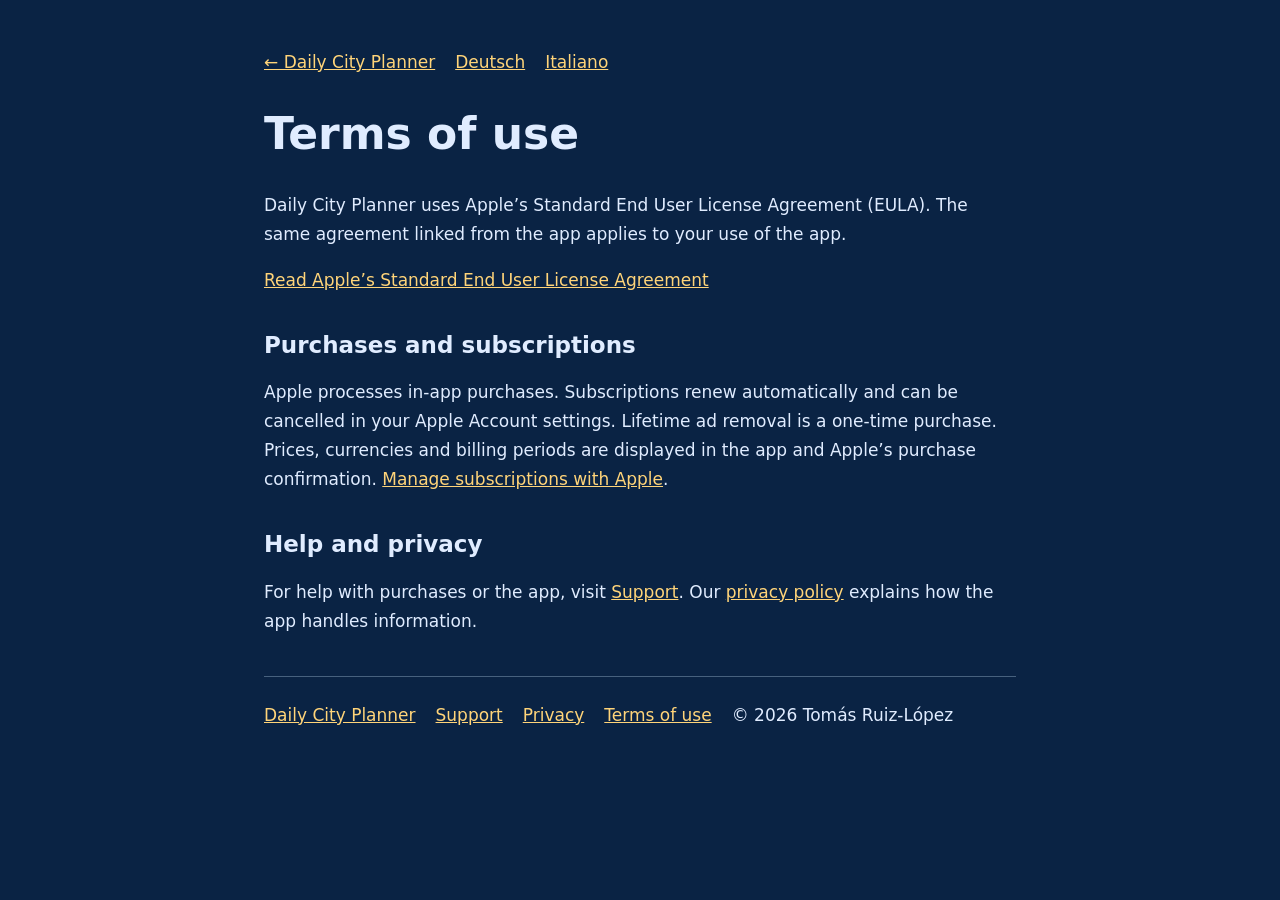
<file: terms.html>
<!doctype html>
<html lang="en"><head><meta charset="utf-8"><meta name="viewport" content="width=device-width, initial-scale=1">
<title>Terms of use · Daily City Planner</title><meta name="description" content="Terms of use: Daily City Planner for iPhone and iPad.">
<link rel="canonical" href="https://truizlop.github.io/daily-city-planner-site/terms.html"><link rel="alternate" hreflang="en" href="https://truizlop.github.io/daily-city-planner-site/terms.html"><link rel="alternate" hreflang="de" href="https://truizlop.github.io/daily-city-planner-site/de/terms.html"><link rel="alternate" hreflang="x-default" href="https://truizlop.github.io/daily-city-planner-site/terms.html"><style>:root{color-scheme:dark}*{box-sizing:border-box}body{margin:0;background:#0a2344;color:#e0ecff;font:17px/1.7 system-ui,sans-serif}main{max-width:800px;margin:auto;padding:48px 24px 80px}a{color:#ffd479}h1,h2{line-height:1.25;overflow-wrap:anywhere;hyphens:auto}h1{font-size:clamp(30px,7vw,44px)}h2{font-size:23px;margin-top:36px}nav,footer{display:flex;gap:20px;flex-wrap:wrap}footer{border-top:1px solid #47617e;margin-top:40px;padding-top:24px}p,a{overflow-wrap:anywhere}a:focus-visible{outline:3px solid #ffd479;outline-offset:4px}</style><link rel="alternate" hreflang="it" href="https://truizlop.github.io/daily-city-planner-site/it/terms.html"></head>
<body><main><nav aria-label="Page navigation"><a href="./">← Daily City Planner</a><a href="de/terms.html" lang="de" hreflang="de">Deutsch</a><a href="it/terms.html" lang="it" hreflang="it">Italiano</a></nav><h1>Terms of use</h1>
<p>Daily City Planner uses Apple’s Standard End User License Agreement (EULA). The same agreement linked from the app applies to your use of the app.</p><p><a href="https://www.apple.com/legal/internet-services/itunes/dev/stdeula/">Read Apple’s Standard End User License Agreement</a></p><h2>Purchases and subscriptions</h2><p>Apple processes in-app purchases. Subscriptions renew automatically and can be cancelled in your Apple Account settings. Lifetime ad removal is a one-time purchase. Prices, currencies and billing periods are displayed in the app and Apple’s purchase confirmation. <a href="https://apps.apple.com/account/subscriptions">Manage subscriptions with Apple</a>.</p><h2>Help and privacy</h2><p>For help with purchases or the app, visit <a href="support.html">Support</a>. Our <a href="privacy.html">privacy policy</a> explains how the app handles information.</p>
<footer><a href="./">Daily City Planner</a><a href="support.html">Support</a><a href="privacy.html">Privacy</a><a href="terms.html">Terms of use</a><span>© 2026 Tomás Ruiz-López</span></footer></main></body></html>
</file>
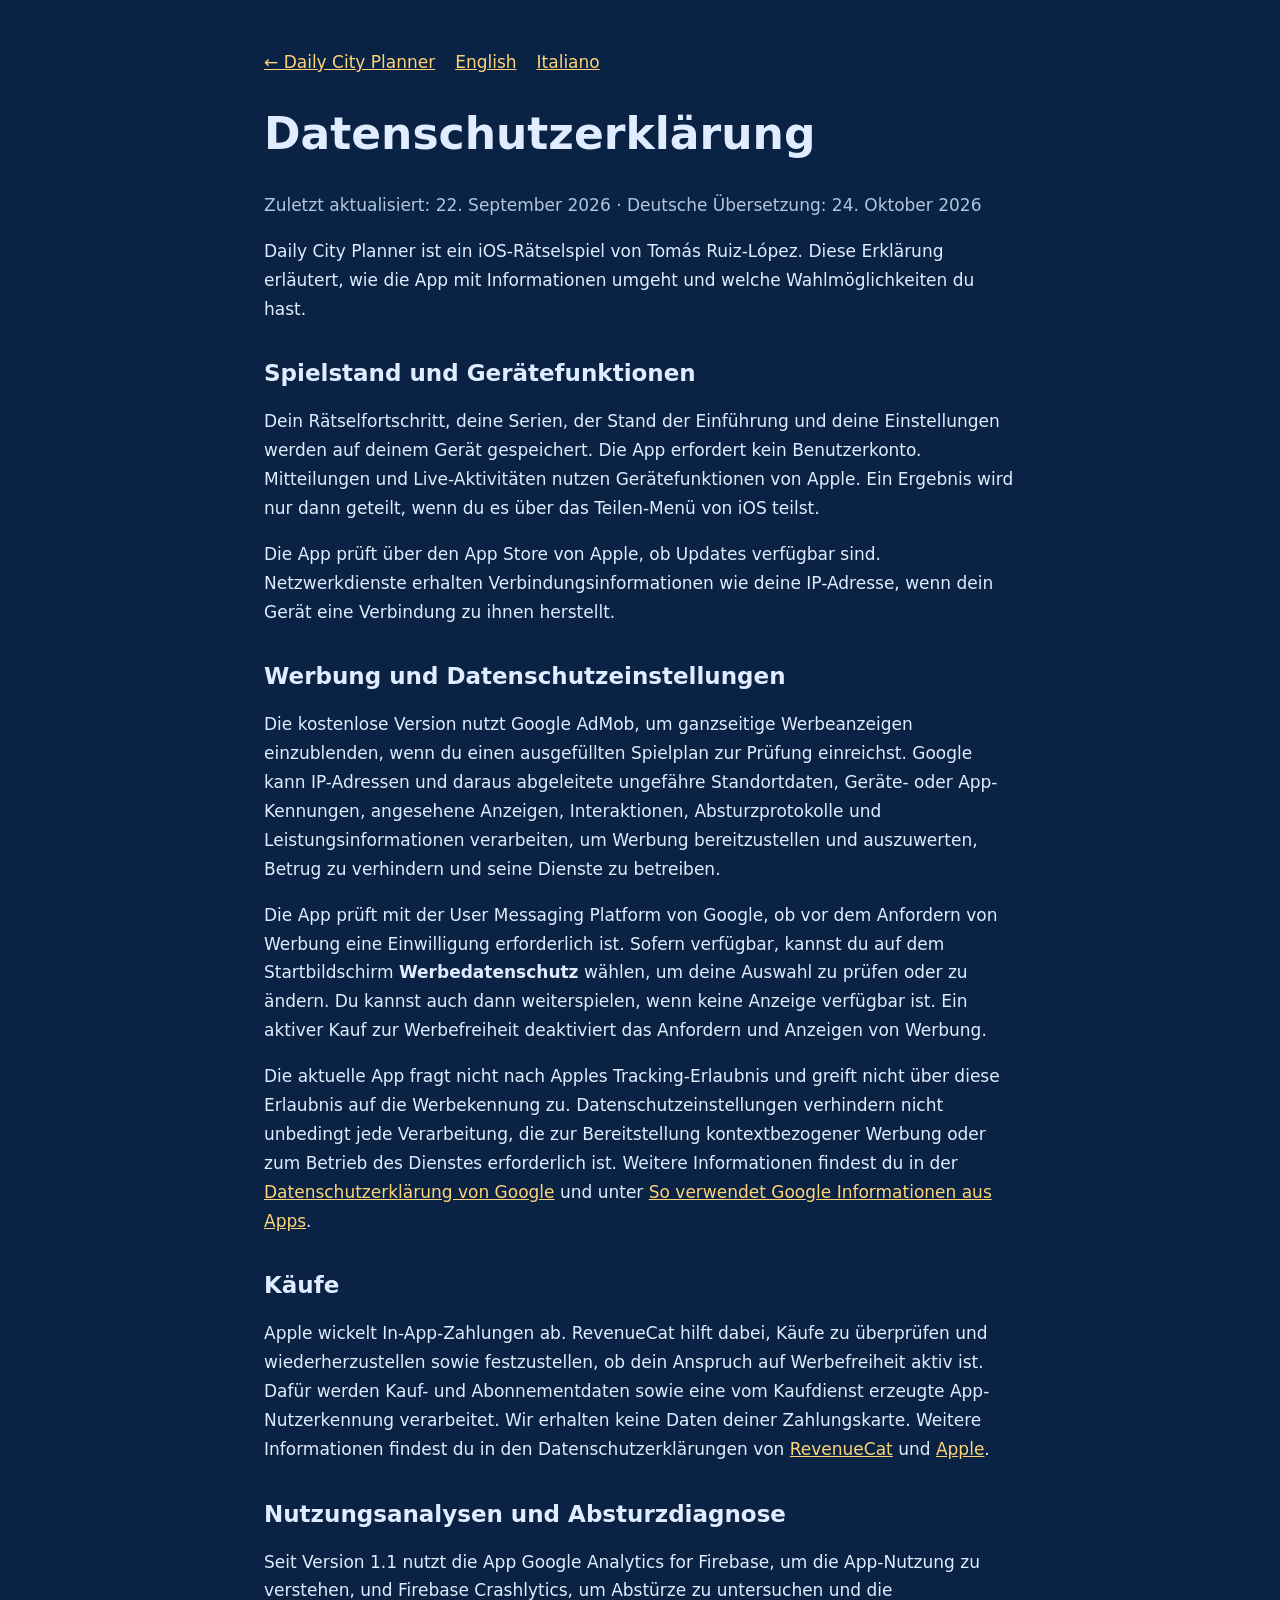
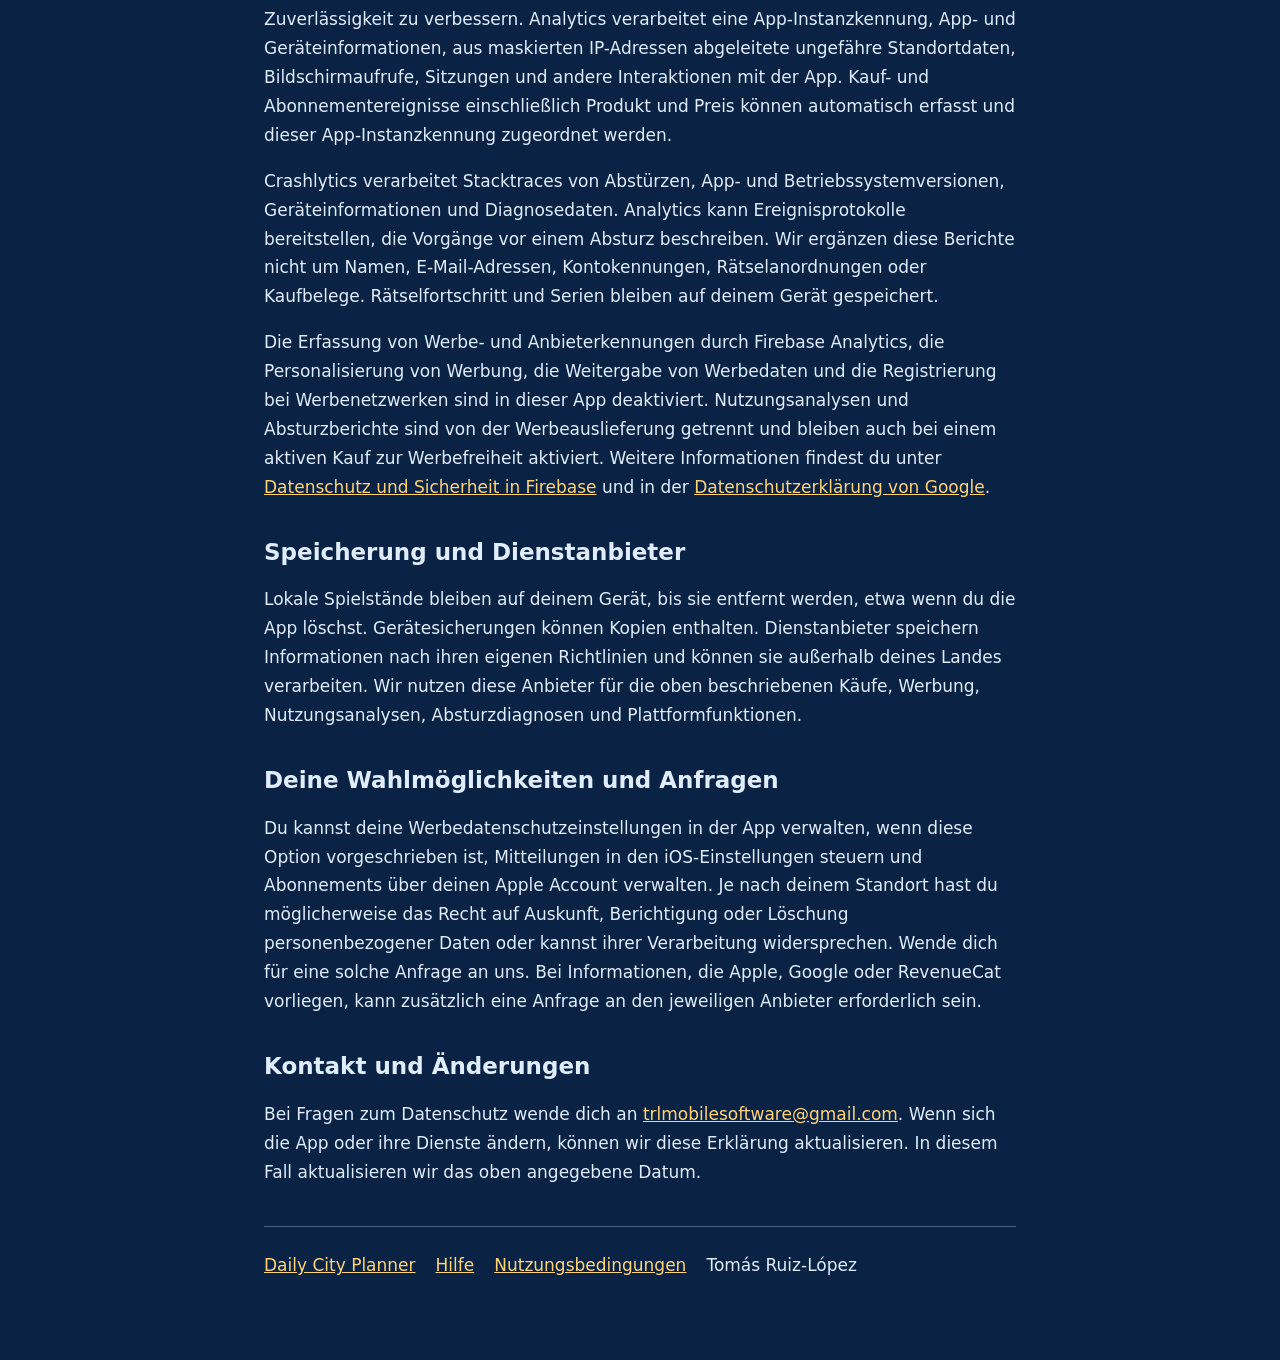
<file: de/privacy.html>
<!doctype html>
<html lang="de">
<head>
<meta charset="utf-8">
<meta name="viewport" content="width=device-width, initial-scale=1">
<title>Datenschutzerklärung · Daily City Planner</title>
<meta name="description" content="Wie Daily City Planner mit Spielständen, Käufen, Werbung, Analysen, Absturzberichten und deinen Datenschutzeinstellungen umgeht.">
<style>
:root{color-scheme:dark}*{box-sizing:border-box}body{margin:0;background:#0a2344;color:#e0ecff;font:17px/1.7 system-ui,sans-serif}main{max-width:800px;margin:auto;padding:48px 24px 80px}a{color:#ffd479}h1,h2{line-height:1.25;overflow-wrap:anywhere;hyphens:auto}h1{font-size:clamp(30px,7vw,44px)}h2{font-size:23px;margin-top:36px}.date{color:#b1c6df}footer{border-top:1px solid #47617e;margin-top:40px;padding-top:24px}
nav,footer{display:flex;gap:20px;flex-wrap:wrap}p,a{overflow-wrap:anywhere}a:focus-visible{outline:3px solid #ffd479;outline-offset:4px}</style>
<link rel="canonical" href="https://truizlop.github.io/daily-city-planner-site/de/privacy.html">
<link rel="alternate" hreflang="en" href="https://truizlop.github.io/daily-city-planner-site/privacy.html">
<link rel="alternate" hreflang="de" href="https://truizlop.github.io/daily-city-planner-site/de/privacy.html">
<link rel="alternate" hreflang="x-default" href="https://truizlop.github.io/daily-city-planner-site/privacy.html">
<link rel="alternate" hreflang="it" href="https://truizlop.github.io/daily-city-planner-site/it/privacy.html"></head>
<body><main>
<nav aria-label="Seitennavigation"><a href="./">← Daily City Planner</a><a href="../privacy.html" lang="en" hreflang="en">English</a><a href="../it/privacy.html" lang="it" hreflang="it">Italiano</a></nav>
<h1>Datenschutzerklärung</h1>
<p class="date">Zuletzt aktualisiert: 22. September 2026 · Deutsche Übersetzung: 24. Oktober 2026</p>
<p>Daily City Planner ist ein iOS-Rätselspiel von Tomás Ruiz-López. Diese Erklärung erläutert, wie die App mit Informationen umgeht und welche Wahlmöglichkeiten du hast.</p>
<h2>Spielstand und Gerätefunktionen</h2>
<p>Dein Rätselfortschritt, deine Serien, der Stand der Einführung und deine Einstellungen werden auf deinem Gerät gespeichert. Die App erfordert kein Benutzerkonto. Mitteilungen und Live-Aktivitäten nutzen Gerätefunktionen von Apple. Ein Ergebnis wird nur dann geteilt, wenn du es über das Teilen-Menü von iOS teilst.</p>
<p>Die App prüft über den App Store von Apple, ob Updates verfügbar sind. Netzwerkdienste erhalten Verbindungsinformationen wie deine IP-Adresse, wenn dein Gerät eine Verbindung zu ihnen herstellt.</p>
<h2>Werbung und Datenschutzeinstellungen</h2>
<p>Die kostenlose Version nutzt Google AdMob, um ganzseitige Werbeanzeigen einzublenden, wenn du einen ausgefüllten Spielplan zur Prüfung einreichst. Google kann IP-Adressen und daraus abgeleitete ungefähre Standortdaten, Geräte- oder App-Kennungen, angesehene Anzeigen, Interaktionen, Absturzprotokolle und Leistungsinformationen verarbeiten, um Werbung bereitzustellen und auszuwerten, Betrug zu verhindern und seine Dienste zu betreiben.</p>
<p>Die App prüft mit der User Messaging Platform von Google, ob vor dem Anfordern von Werbung eine Einwilligung erforderlich ist. Sofern verfügbar, kannst du auf dem Startbildschirm <strong>Werbedatenschutz</strong> wählen, um deine Auswahl zu prüfen oder zu ändern. Du kannst auch dann weiterspielen, wenn keine Anzeige verfügbar ist. Ein aktiver Kauf zur Werbefreiheit deaktiviert das Anfordern und Anzeigen von Werbung.</p>
<p>Die aktuelle App fragt nicht nach Apples Tracking-Erlaubnis und greift nicht über diese Erlaubnis auf die Werbekennung zu. Datenschutzeinstellungen verhindern nicht unbedingt jede Verarbeitung, die zur Bereitstellung kontextbezogener Werbung oder zum Betrieb des Dienstes erforderlich ist. Weitere Informationen findest du in der <a href="https://policies.google.com/privacy?hl=de">Datenschutzerklärung von Google</a> und unter <a href="https://policies.google.com/technologies/partner-sites?hl=de">So verwendet Google Informationen aus Apps</a>.</p>
<h2>Käufe</h2>
<p>Apple wickelt In-App-Zahlungen ab. RevenueCat hilft dabei, Käufe zu überprüfen und wiederherzustellen sowie festzustellen, ob dein Anspruch auf Werbefreiheit aktiv ist. Dafür werden Kauf- und Abonnementdaten sowie eine vom Kaufdienst erzeugte App-Nutzerkennung verarbeitet. Wir erhalten keine Daten deiner Zahlungskarte. Weitere Informationen findest du in den Datenschutzerklärungen von <a href="https://www.revenuecat.com/privacy">RevenueCat</a> und <a href="https://www.apple.com/legal/privacy/">Apple</a>.</p>
<h2>Nutzungsanalysen und Absturzdiagnose</h2>
<p>Seit Version 1.1 nutzt die App Google Analytics for Firebase, um die App-Nutzung zu verstehen, und Firebase Crashlytics, um Abstürze zu untersuchen und die Zuverlässigkeit zu verbessern. Analytics verarbeitet eine App-Instanzkennung, App- und Geräteinformationen, aus maskierten IP-Adressen abgeleitete ungefähre Standortdaten, Bildschirmaufrufe, Sitzungen und andere Interaktionen mit der App. Kauf- und Abonnementereignisse einschließlich Produkt und Preis können automatisch erfasst und dieser App-Instanzkennung zugeordnet werden.</p>
<p>Crashlytics verarbeitet Stacktraces von Abstürzen, App- und Betriebssystemversionen, Geräteinformationen und Diagnosedaten. Analytics kann Ereignisprotokolle bereitstellen, die Vorgänge vor einem Absturz beschreiben. Wir ergänzen diese Berichte nicht um Namen, E-Mail-Adressen, Kontokennungen, Rätselanordnungen oder Kaufbelege. Rätselfortschritt und Serien bleiben auf deinem Gerät gespeichert.</p>
<p>Die Erfassung von Werbe- und Anbieterkennungen durch Firebase Analytics, die Personalisierung von Werbung, die Weitergabe von Werbedaten und die Registrierung bei Werbenetzwerken sind in dieser App deaktiviert. Nutzungsanalysen und Absturzberichte sind von der Werbeauslieferung getrennt und bleiben auch bei einem aktiven Kauf zur Werbefreiheit aktiviert. Weitere Informationen findest du unter <a href="https://firebase.google.com/support/privacy?hl=de">Datenschutz und Sicherheit in Firebase</a> und in der <a href="https://policies.google.com/privacy?hl=de">Datenschutzerklärung von Google</a>.</p>
<h2>Speicherung und Dienstanbieter</h2>
<p>Lokale Spielstände bleiben auf deinem Gerät, bis sie entfernt werden, etwa wenn du die App löschst. Gerätesicherungen können Kopien enthalten. Dienstanbieter speichern Informationen nach ihren eigenen Richtlinien und können sie außerhalb deines Landes verarbeiten. Wir nutzen diese Anbieter für die oben beschriebenen Käufe, Werbung, Nutzungsanalysen, Absturzdiagnosen und Plattformfunktionen.</p>
<h2>Deine Wahlmöglichkeiten und Anfragen</h2>
<p>Du kannst deine Werbedatenschutzeinstellungen in der App verwalten, wenn diese Option vorgeschrieben ist, Mitteilungen in den iOS-Einstellungen steuern und Abonnements über deinen Apple Account verwalten. Je nach deinem Standort hast du möglicherweise das Recht auf Auskunft, Berichtigung oder Löschung personenbezogener Daten oder kannst ihrer Verarbeitung widersprechen. Wende dich für eine solche Anfrage an uns. Bei Informationen, die Apple, Google oder RevenueCat vorliegen, kann zusätzlich eine Anfrage an den jeweiligen Anbieter erforderlich sein.</p>
<h2>Kontakt und Änderungen</h2>
<p>Bei Fragen zum Datenschutz wende dich an <a href="mailto:trlmobilesoftware@gmail.com">trlmobilesoftware@gmail.com</a>. Wenn sich die App oder ihre Dienste ändern, können wir diese Erklärung aktualisieren. In diesem Fall aktualisieren wir das oben angegebene Datum.</p>
<footer><a href="./">Daily City Planner</a><a href="support.html">Hilfe</a><a href="terms.html">Nutzungsbedingungen</a><span>Tomás Ruiz-López</span></footer>
</main></body></html>
</file>
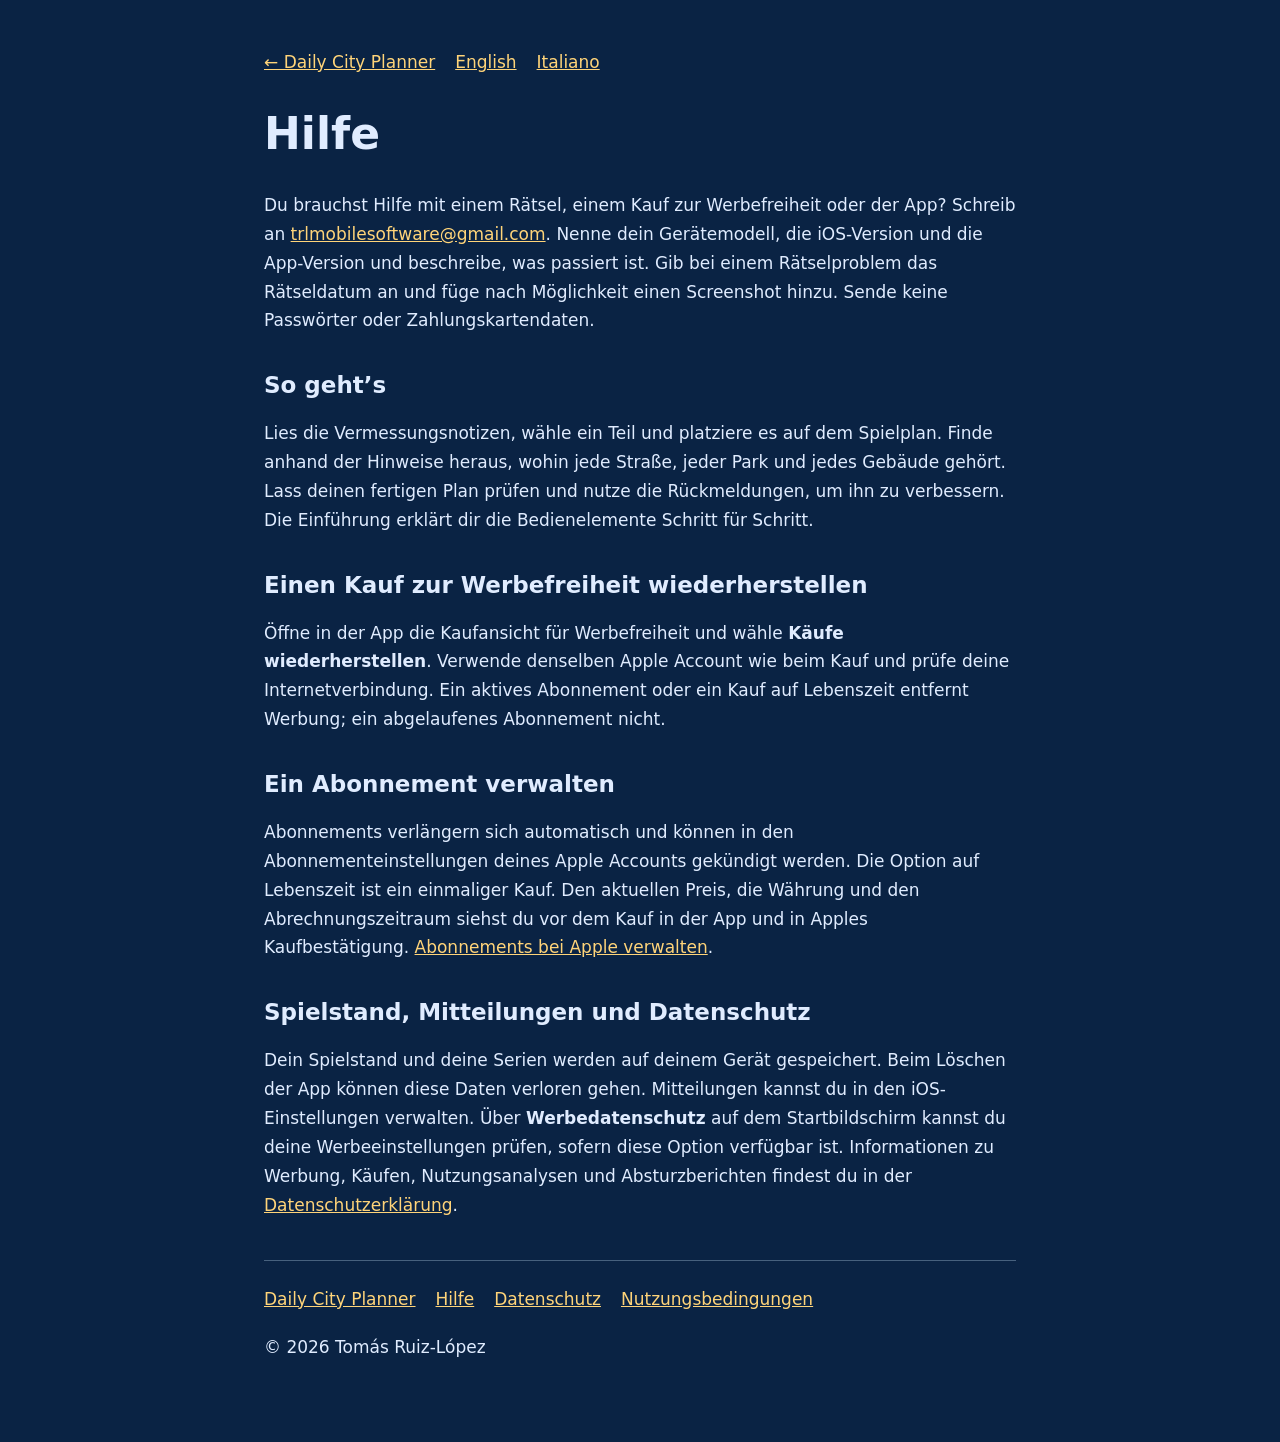
<file: de/support.html>
<!doctype html>
<html lang="de"><head><meta charset="utf-8"><meta name="viewport" content="width=device-width, initial-scale=1">
<title>Hilfe · Daily City Planner</title><meta name="description" content="Hilfe: Daily City Planner für iPhone und iPad." lang="de">
<link rel="canonical" href="https://truizlop.github.io/daily-city-planner-site/de/support.html"><link rel="alternate" hreflang="en" href="https://truizlop.github.io/daily-city-planner-site/support.html"><link rel="alternate" hreflang="de" href="https://truizlop.github.io/daily-city-planner-site/de/support.html"><link rel="alternate" hreflang="x-default" href="https://truizlop.github.io/daily-city-planner-site/support.html"><style>:root{color-scheme:dark}*{box-sizing:border-box}body{margin:0;background:#0a2344;color:#e0ecff;font:17px/1.7 system-ui,sans-serif}main{max-width:800px;margin:auto;padding:48px 24px 80px}a{color:#ffd479}h1,h2{line-height:1.25;overflow-wrap:anywhere;hyphens:auto}h1{font-size:clamp(30px,7vw,44px)}h2{font-size:23px;margin-top:36px}nav,footer{display:flex;gap:20px;flex-wrap:wrap}footer{border-top:1px solid #47617e;margin-top:40px;padding-top:24px}p,a{overflow-wrap:anywhere}a:focus-visible{outline:3px solid #ffd479;outline-offset:4px}</style><link rel="alternate" hreflang="it" href="https://truizlop.github.io/daily-city-planner-site/it/support.html"></head>
<body><main><nav aria-label="Seitennavigation"><a href="./">← Daily City Planner</a><a href="../support.html" lang="en" hreflang="en">English</a><a href="../it/support.html" lang="it" hreflang="it">Italiano</a></nav><h1>Hilfe</h1>
<p>Du brauchst Hilfe mit einem Rätsel, einem Kauf zur Werbefreiheit oder der App? Schreib an <a href="mailto:trlmobilesoftware@gmail.com">trlmobilesoftware@gmail.com</a>. Nenne dein Gerätemodell, die iOS-Version und die App-Version und beschreibe, was passiert ist. Gib bei einem Rätselproblem das Rätseldatum an und füge nach Möglichkeit einen Screenshot hinzu. Sende keine Passwörter oder Zahlungskartendaten.</p>
<h2>So geht’s</h2><p>Lies die Vermessungsnotizen, wähle ein Teil und platziere es auf dem Spielplan. Finde anhand der Hinweise heraus, wohin jede Straße, jeder Park und jedes Gebäude gehört. Lass deinen fertigen Plan prüfen und nutze die Rückmeldungen, um ihn zu verbessern. Die Einführung erklärt dir die Bedienelemente Schritt für Schritt.</p>
<h2>Einen Kauf zur Werbefreiheit wiederherstellen</h2><p>Öffne in der App die Kaufansicht für Werbefreiheit und wähle <strong>Käufe wiederherstellen</strong>. Verwende denselben Apple Account wie beim Kauf und prüfe deine Internetverbindung. Ein aktives Abonnement oder ein Kauf auf Lebenszeit entfernt Werbung; ein abgelaufenes Abonnement nicht.</p>
<h2>Ein Abonnement verwalten</h2><p>Abonnements verlängern sich automatisch und können in den Abonnementeinstellungen deines Apple Accounts gekündigt werden. Die Option auf Lebenszeit ist ein einmaliger Kauf. Den aktuellen Preis, die Währung und den Abrechnungszeitraum siehst du vor dem Kauf in der App und in Apples Kaufbestätigung. <a href="https://apps.apple.com/account/subscriptions">Abonnements bei Apple verwalten</a>.</p>
<h2>Spielstand, Mitteilungen und Datenschutz</h2><p>Dein Spielstand und deine Serien werden auf deinem Gerät gespeichert. Beim Löschen der App können diese Daten verloren gehen. Mitteilungen kannst du in den iOS-Einstellungen verwalten. Über <strong>Werbedatenschutz</strong> auf dem Startbildschirm kannst du deine Werbeeinstellungen prüfen, sofern diese Option verfügbar ist. Informationen zu Werbung, Käufen, Nutzungsanalysen und Absturzberichten findest du in der <a href="privacy.html">Datenschutzerklärung</a>.</p>
<footer><a href="./">Daily City Planner</a><a href="support.html">Hilfe</a><a href="privacy.html">Datenschutz</a><a href="terms.html">Nutzungsbedingungen</a><span>© 2026 Tomás Ruiz-López</span></footer></main></body></html>
</file>
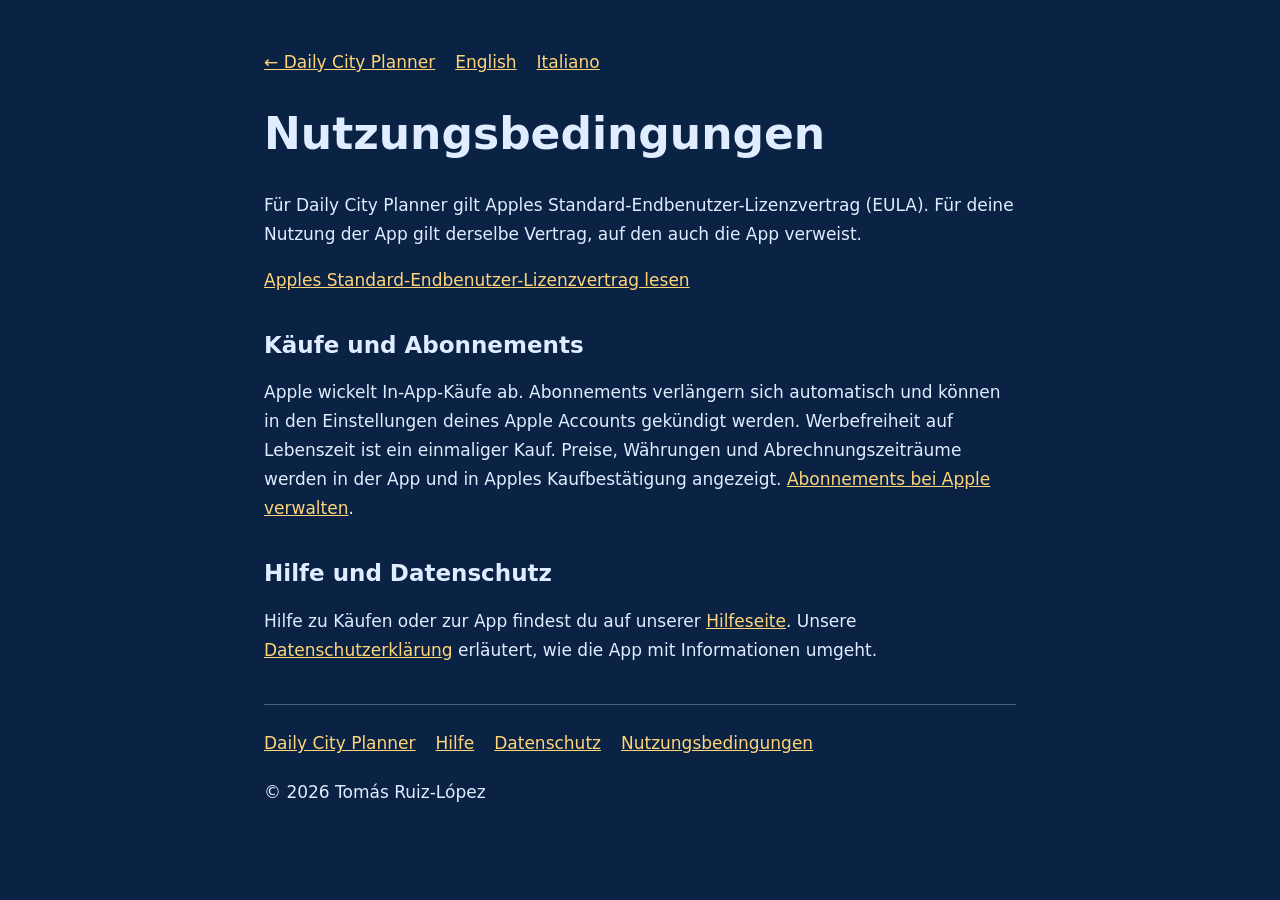
<file: de/terms.html>
<!doctype html>
<html lang="de"><head><meta charset="utf-8"><meta name="viewport" content="width=device-width, initial-scale=1">
<title>Nutzungsbedingungen · Daily City Planner</title><meta name="description" content="Nutzungsbedingungen: Daily City Planner für iPhone und iPad." lang="de">
<link rel="canonical" href="https://truizlop.github.io/daily-city-planner-site/de/terms.html"><link rel="alternate" hreflang="en" href="https://truizlop.github.io/daily-city-planner-site/terms.html"><link rel="alternate" hreflang="de" href="https://truizlop.github.io/daily-city-planner-site/de/terms.html"><link rel="alternate" hreflang="x-default" href="https://truizlop.github.io/daily-city-planner-site/terms.html"><style>:root{color-scheme:dark}*{box-sizing:border-box}body{margin:0;background:#0a2344;color:#e0ecff;font:17px/1.7 system-ui,sans-serif}main{max-width:800px;margin:auto;padding:48px 24px 80px}a{color:#ffd479}h1,h2{line-height:1.25;overflow-wrap:anywhere;hyphens:auto}h1{font-size:clamp(30px,7vw,44px)}h2{font-size:23px;margin-top:36px}nav,footer{display:flex;gap:20px;flex-wrap:wrap}footer{border-top:1px solid #47617e;margin-top:40px;padding-top:24px}p,a{overflow-wrap:anywhere}a:focus-visible{outline:3px solid #ffd479;outline-offset:4px}</style><link rel="alternate" hreflang="it" href="https://truizlop.github.io/daily-city-planner-site/it/terms.html"></head>
<body><main><nav aria-label="Seitennavigation"><a href="./">← Daily City Planner</a><a href="../terms.html" lang="en" hreflang="en">English</a><a href="../it/terms.html" lang="it" hreflang="it">Italiano</a></nav><h1>Nutzungsbedingungen</h1>
<p>Für Daily City Planner gilt Apples Standard-Endbenutzer-Lizenzvertrag (EULA). Für deine Nutzung der App gilt derselbe Vertrag, auf den auch die App verweist.</p><p><a href="https://www.apple.com/legal/internet-services/itunes/dev/stdeula/">Apples Standard-Endbenutzer-Lizenzvertrag lesen</a></p><h2>Käufe und Abonnements</h2><p>Apple wickelt In-App-Käufe ab. Abonnements verlängern sich automatisch und können in den Einstellungen deines Apple Accounts gekündigt werden. Werbefreiheit auf Lebenszeit ist ein einmaliger Kauf. Preise, Währungen und Abrechnungszeiträume werden in der App und in Apples Kaufbestätigung angezeigt. <a href="https://apps.apple.com/account/subscriptions">Abonnements bei Apple verwalten</a>.</p><h2>Hilfe und Datenschutz</h2><p>Hilfe zu Käufen oder zur App findest du auf unserer <a href="support.html">Hilfeseite</a>. Unsere <a href="privacy.html">Datenschutzerklärung</a> erläutert, wie die App mit Informationen umgeht.</p>
<footer><a href="./">Daily City Planner</a><a href="support.html">Hilfe</a><a href="privacy.html">Datenschutz</a><a href="terms.html">Nutzungsbedingungen</a><span>© 2026 Tomás Ruiz-López</span></footer></main></body></html>
</file>
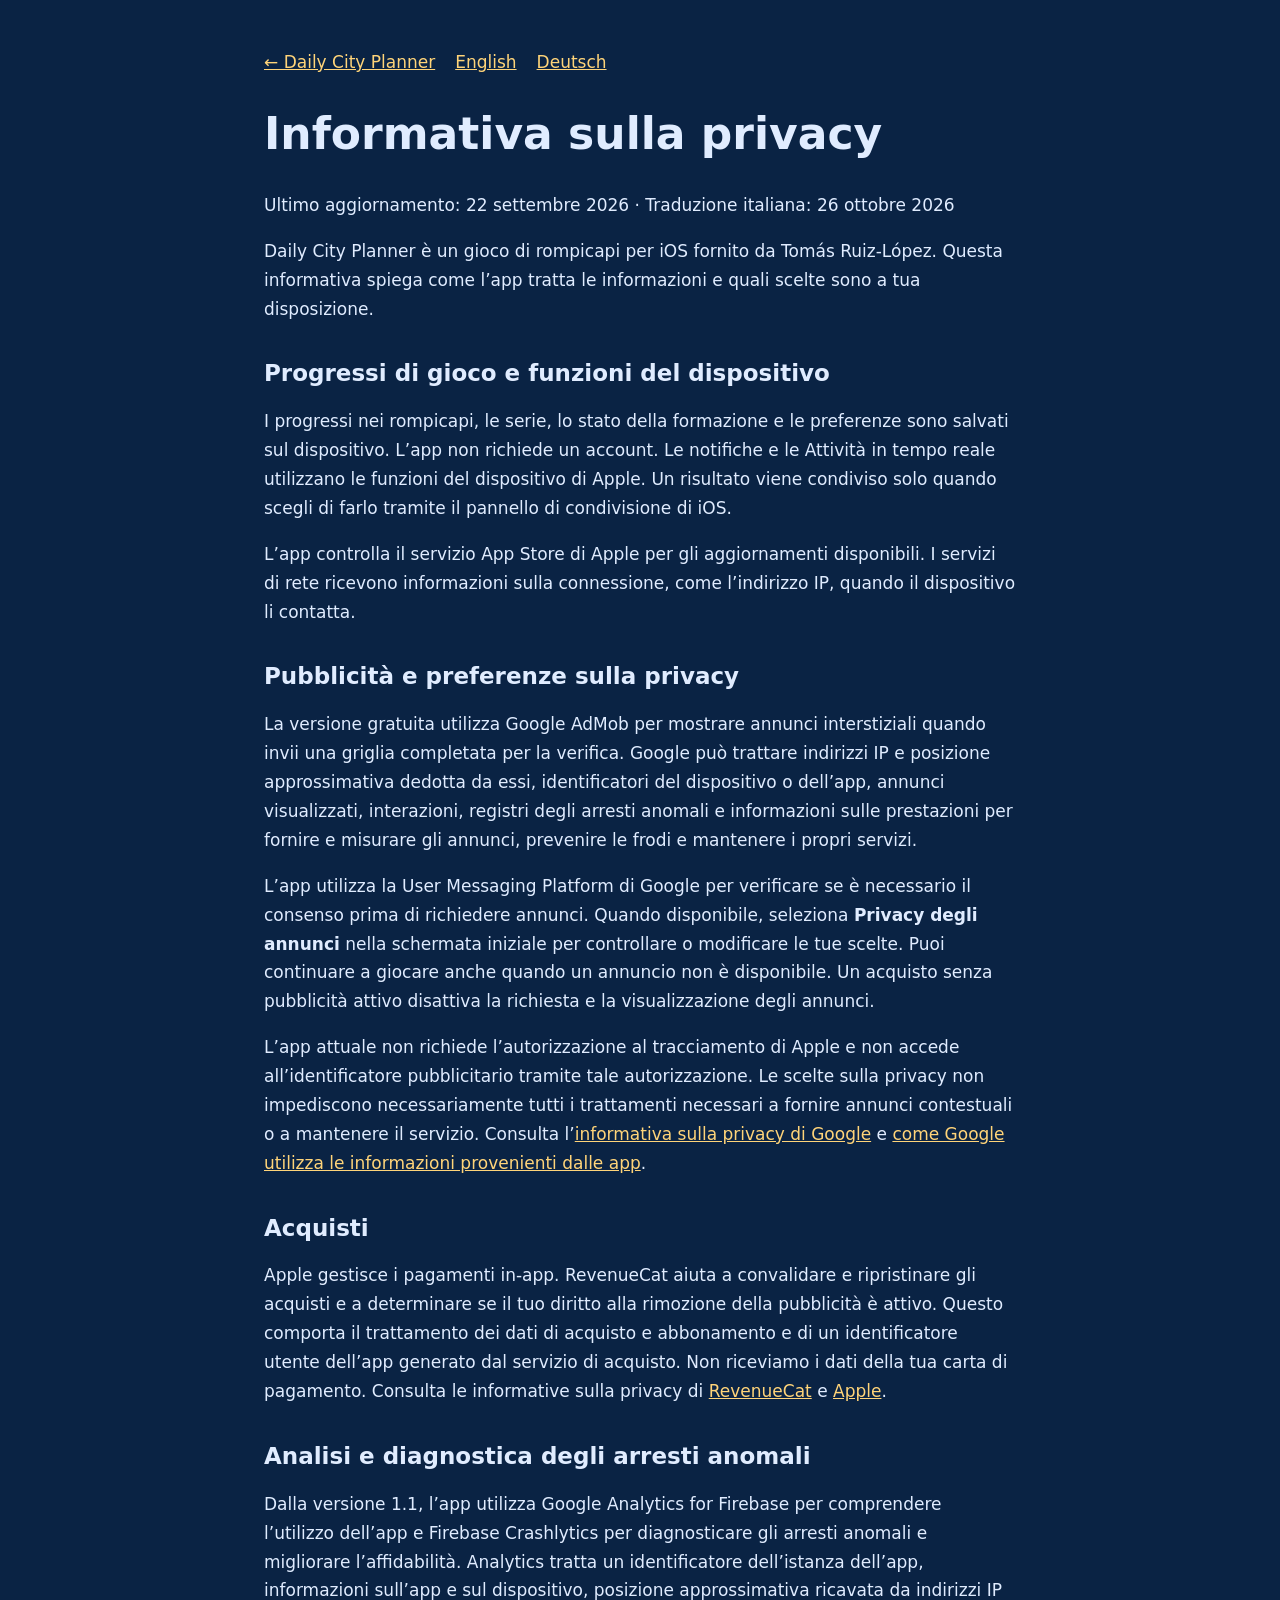
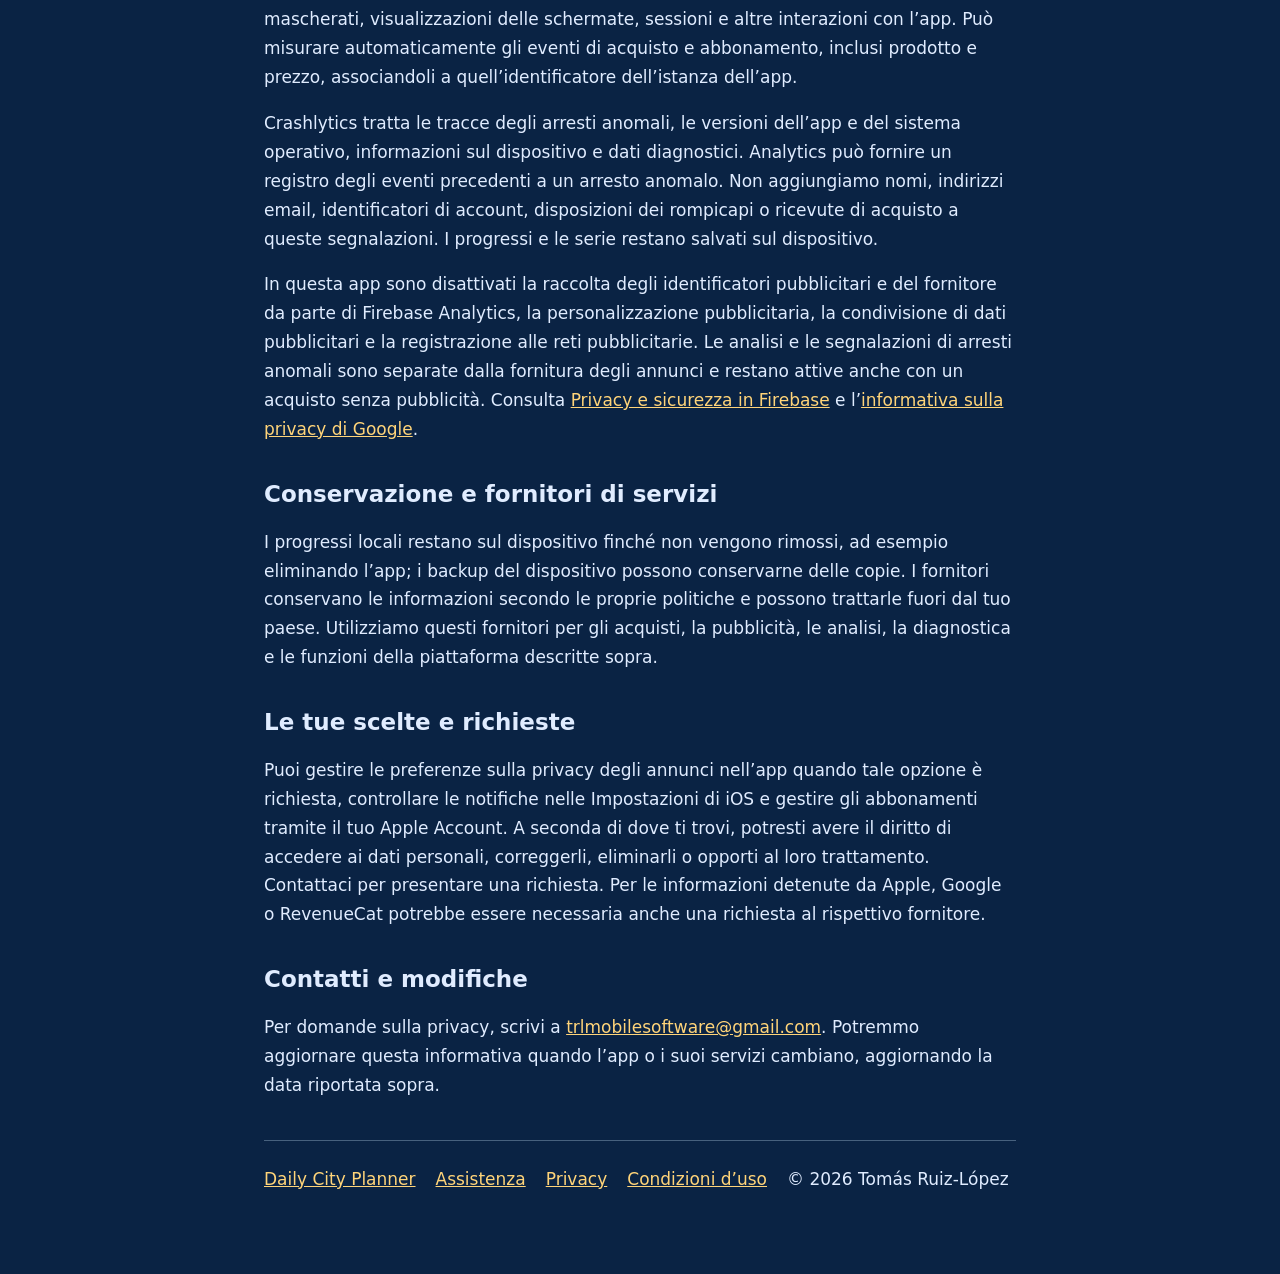
<file: it/privacy.html>
<!doctype html>
<html lang="it"><head><meta charset="utf-8"><meta name="viewport" content="width=device-width, initial-scale=1">
<title>Informativa sulla privacy · Daily City Planner</title><meta name="description" content="Come Daily City Planner tratta progressi, acquisti, pubblicità, analisi, segnalazioni di arresti anomali e preferenze sulla privacy.">
<link rel="canonical" href="https://truizlop.github.io/daily-city-planner-site/it/privacy.html">
<link rel="alternate" hreflang="en" href="https://truizlop.github.io/daily-city-planner-site/privacy.html">
<link rel="alternate" hreflang="de" href="https://truizlop.github.io/daily-city-planner-site/de/privacy.html">
<link rel="alternate" hreflang="it" href="https://truizlop.github.io/daily-city-planner-site/it/privacy.html">
<link rel="alternate" hreflang="x-default" href="https://truizlop.github.io/daily-city-planner-site/privacy.html">
<style>:root{color-scheme:dark}*{box-sizing:border-box}body{margin:0;background:#0a2344;color:#e0ecff;font:17px/1.7 system-ui,sans-serif}main{max-width:800px;margin:auto;padding:48px 24px 80px}a{color:#ffd479}h1,h2{line-height:1.25;overflow-wrap:anywhere;hyphens:auto}h1{font-size:clamp(30px,7vw,44px)}h2{font-size:23px;margin-top:36px}nav,footer{display:flex;gap:20px;flex-wrap:wrap}footer{border-top:1px solid #47617e;margin-top:40px;padding-top:24px}p,a{overflow-wrap:anywhere}a:focus-visible{outline:3px solid #ffd479;outline-offset:4px}</style><link rel="icon" href="../assets/icon-current.png"></head>
<body><main><nav aria-label="Navigazione della pagina"><a href="./">← Daily City Planner</a><a href="../privacy.html" lang="en" hreflang="en">English</a><a href="../de/privacy.html" lang="de" hreflang="de">Deutsch</a></nav>
<h1>Informativa sulla privacy</h1>

<p>Ultimo aggiornamento: 22 settembre 2026 · Traduzione italiana: 26 ottobre 2026</p>
<p>Daily City Planner è un gioco di rompicapi per iOS fornito da Tomás Ruiz-López. Questa informativa spiega come l’app tratta le informazioni e quali scelte sono a tua disposizione.</p>
<h2>Progressi di gioco e funzioni del dispositivo</h2>
<p>I progressi nei rompicapi, le serie, lo stato della formazione e le preferenze sono salvati sul dispositivo. L’app non richiede un account. Le notifiche e le Attività in tempo reale utilizzano le funzioni del dispositivo di Apple. Un risultato viene condiviso solo quando scegli di farlo tramite il pannello di condivisione di iOS.</p>
<p>L’app controlla il servizio App Store di Apple per gli aggiornamenti disponibili. I servizi di rete ricevono informazioni sulla connessione, come l’indirizzo IP, quando il dispositivo li contatta.</p>
<h2>Pubblicità e preferenze sulla privacy</h2>
<p>La versione gratuita utilizza Google AdMob per mostrare annunci interstiziali quando invii una griglia completata per la verifica. Google può trattare indirizzi IP e posizione approssimativa dedotta da essi, identificatori del dispositivo o dell’app, annunci visualizzati, interazioni, registri degli arresti anomali e informazioni sulle prestazioni per fornire e misurare gli annunci, prevenire le frodi e mantenere i propri servizi.</p>
<p>L’app utilizza la User Messaging Platform di Google per verificare se è necessario il consenso prima di richiedere annunci. Quando disponibile, seleziona <strong>Privacy degli annunci</strong> nella schermata iniziale per controllare o modificare le tue scelte. Puoi continuare a giocare anche quando un annuncio non è disponibile. Un acquisto senza pubblicità attivo disattiva la richiesta e la visualizzazione degli annunci.</p>
<p>L’app attuale non richiede l’autorizzazione al tracciamento di Apple e non accede all’identificatore pubblicitario tramite tale autorizzazione. Le scelte sulla privacy non impediscono necessariamente tutti i trattamenti necessari a fornire annunci contestuali o a mantenere il servizio. Consulta l’<a href="https://policies.google.com/privacy?hl=it">informativa sulla privacy di Google</a> e <a href="https://policies.google.com/technologies/partner-sites?hl=it">come Google utilizza le informazioni provenienti dalle app</a>.</p>
<h2>Acquisti</h2>
<p>Apple gestisce i pagamenti in-app. RevenueCat aiuta a convalidare e ripristinare gli acquisti e a determinare se il tuo diritto alla rimozione della pubblicità è attivo. Questo comporta il trattamento dei dati di acquisto e abbonamento e di un identificatore utente dell’app generato dal servizio di acquisto. Non riceviamo i dati della tua carta di pagamento. Consulta le informative sulla privacy di <a href="https://www.revenuecat.com/privacy">RevenueCat</a> e <a href="https://www.apple.com/legal/privacy/">Apple</a>.</p>
<h2>Analisi e diagnostica degli arresti anomali</h2>
<p>Dalla versione 1.1, l’app utilizza Google Analytics for Firebase per comprendere l’utilizzo dell’app e Firebase Crashlytics per diagnosticare gli arresti anomali e migliorare l’affidabilità. Analytics tratta un identificatore dell’istanza dell’app, informazioni sull’app e sul dispositivo, posizione approssimativa ricavata da indirizzi IP mascherati, visualizzazioni delle schermate, sessioni e altre interazioni con l’app. Può misurare automaticamente gli eventi di acquisto e abbonamento, inclusi prodotto e prezzo, associandoli a quell’identificatore dell’istanza dell’app.</p>
<p>Crashlytics tratta le tracce degli arresti anomali, le versioni dell’app e del sistema operativo, informazioni sul dispositivo e dati diagnostici. Analytics può fornire un registro degli eventi precedenti a un arresto anomalo. Non aggiungiamo nomi, indirizzi email, identificatori di account, disposizioni dei rompicapi o ricevute di acquisto a queste segnalazioni. I progressi e le serie restano salvati sul dispositivo.</p>
<p>In questa app sono disattivati la raccolta degli identificatori pubblicitari e del fornitore da parte di Firebase Analytics, la personalizzazione pubblicitaria, la condivisione di dati pubblicitari e la registrazione alle reti pubblicitarie. Le analisi e le segnalazioni di arresti anomali sono separate dalla fornitura degli annunci e restano attive anche con un acquisto senza pubblicità. Consulta <a href="https://firebase.google.com/support/privacy?hl=it">Privacy e sicurezza in Firebase</a> e l’<a href="https://policies.google.com/privacy?hl=it">informativa sulla privacy di Google</a>.</p>
<h2>Conservazione e fornitori di servizi</h2>
<p>I progressi locali restano sul dispositivo finché non vengono rimossi, ad esempio eliminando l’app; i backup del dispositivo possono conservarne delle copie. I fornitori conservano le informazioni secondo le proprie politiche e possono trattarle fuori dal tuo paese. Utilizziamo questi fornitori per gli acquisti, la pubblicità, le analisi, la diagnostica e le funzioni della piattaforma descritte sopra.</p>
<h2>Le tue scelte e richieste</h2>
<p>Puoi gestire le preferenze sulla privacy degli annunci nell’app quando tale opzione è richiesta, controllare le notifiche nelle Impostazioni di iOS e gestire gli abbonamenti tramite il tuo Apple Account. A seconda di dove ti trovi, potresti avere il diritto di accedere ai dati personali, correggerli, eliminarli o opporti al loro trattamento. Contattaci per presentare una richiesta. Per le informazioni detenute da Apple, Google o RevenueCat potrebbe essere necessaria anche una richiesta al rispettivo fornitore.</p>
<h2>Contatti e modifiche</h2>
<p>Per domande sulla privacy, scrivi a <a href="mailto:trlmobilesoftware@gmail.com">trlmobilesoftware@gmail.com</a>. Potremmo aggiornare questa informativa quando l’app o i suoi servizi cambiano, aggiornando la data riportata sopra.</p>

<footer><a href="./">Daily City Planner</a><a href="support.html">Assistenza</a><a href="privacy.html">Privacy</a><a href="terms.html">Condizioni d’uso</a><span>© 2026 Tomás Ruiz-López</span></footer></main></body></html>
</file>
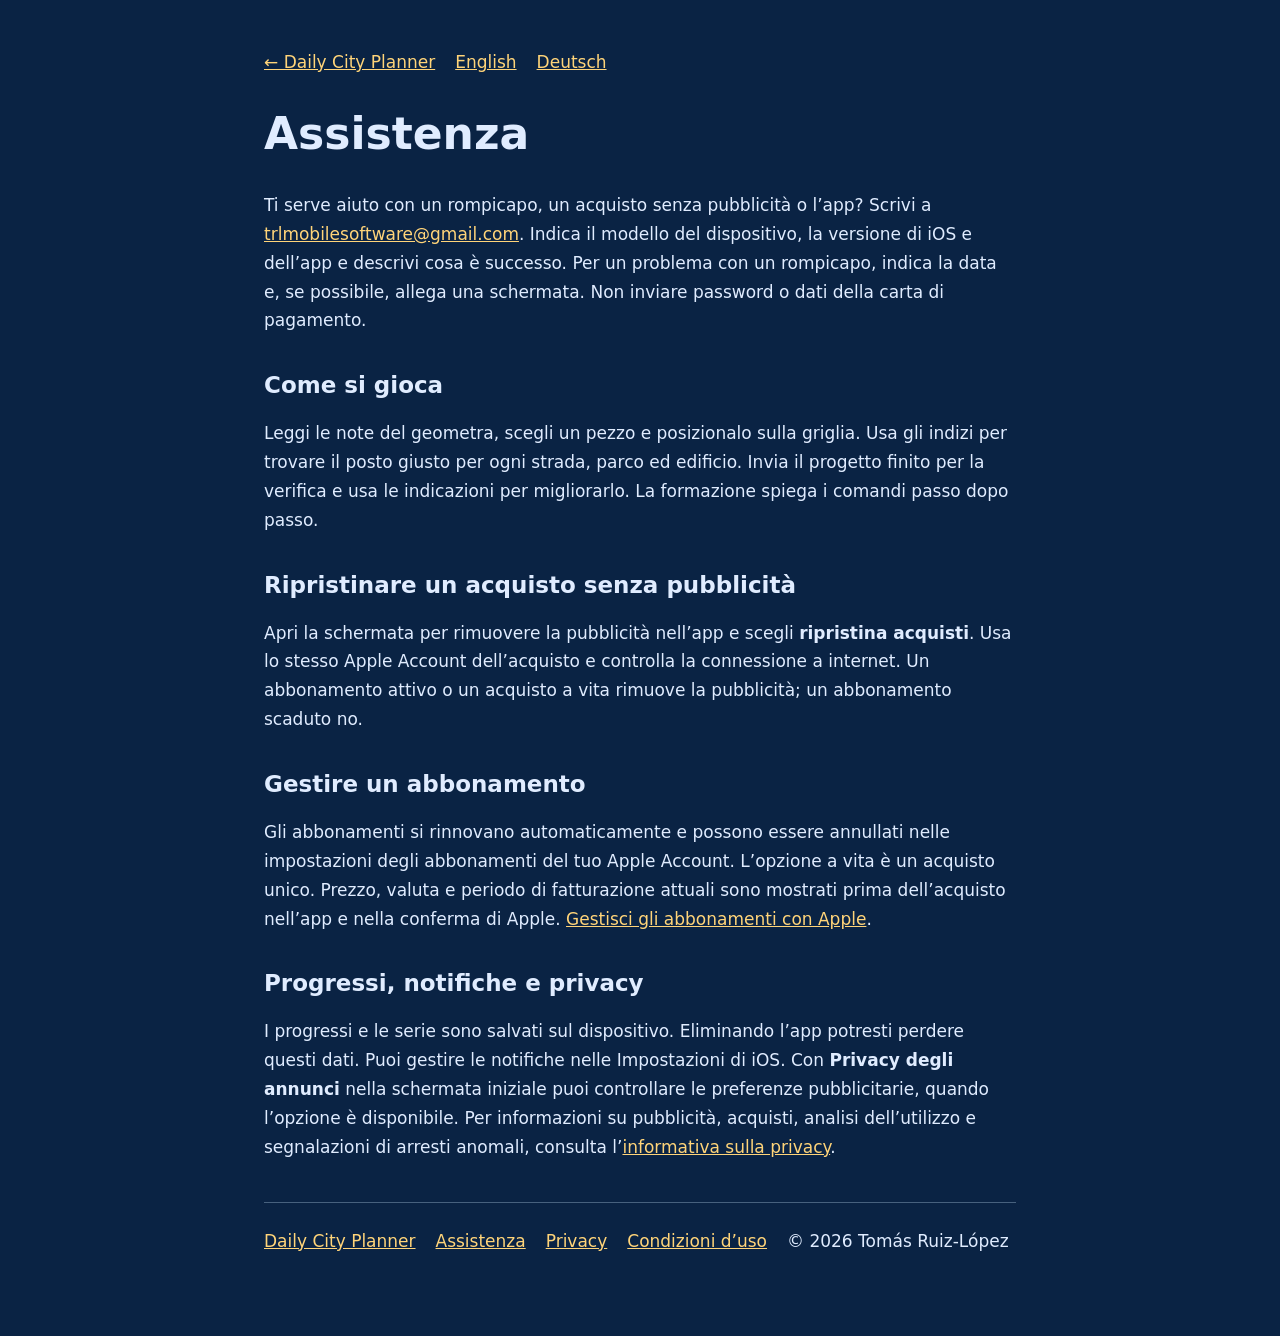
<file: it/support.html>
<!doctype html>
<html lang="it"><head><meta charset="utf-8"><meta name="viewport" content="width=device-width, initial-scale=1">
<title>Assistenza · Daily City Planner</title><meta name="description" content="Aiuto per Daily City Planner su iPhone e iPad.">
<link rel="canonical" href="https://truizlop.github.io/daily-city-planner-site/it/support.html">
<link rel="alternate" hreflang="en" href="https://truizlop.github.io/daily-city-planner-site/support.html">
<link rel="alternate" hreflang="de" href="https://truizlop.github.io/daily-city-planner-site/de/support.html">
<link rel="alternate" hreflang="it" href="https://truizlop.github.io/daily-city-planner-site/it/support.html">
<link rel="alternate" hreflang="x-default" href="https://truizlop.github.io/daily-city-planner-site/support.html">
<style>:root{color-scheme:dark}*{box-sizing:border-box}body{margin:0;background:#0a2344;color:#e0ecff;font:17px/1.7 system-ui,sans-serif}main{max-width:800px;margin:auto;padding:48px 24px 80px}a{color:#ffd479}h1,h2{line-height:1.25;overflow-wrap:anywhere;hyphens:auto}h1{font-size:clamp(30px,7vw,44px)}h2{font-size:23px;margin-top:36px}nav,footer{display:flex;gap:20px;flex-wrap:wrap}footer{border-top:1px solid #47617e;margin-top:40px;padding-top:24px}p,a{overflow-wrap:anywhere}a:focus-visible{outline:3px solid #ffd479;outline-offset:4px}</style><link rel="icon" href="../assets/icon-current.png"></head>
<body><main><nav aria-label="Navigazione della pagina"><a href="./">← Daily City Planner</a><a href="../support.html" lang="en" hreflang="en">English</a><a href="../de/support.html" lang="de" hreflang="de">Deutsch</a></nav>
<h1>Assistenza</h1>

<p>Ti serve aiuto con un rompicapo, un acquisto senza pubblicità o l’app? Scrivi a <a href="mailto:trlmobilesoftware@gmail.com">trlmobilesoftware@gmail.com</a>. Indica il modello del dispositivo, la versione di iOS e dell’app e descrivi cosa è successo. Per un problema con un rompicapo, indica la data e, se possibile, allega una schermata. Non inviare password o dati della carta di pagamento.</p>
<h2>Come si gioca</h2><p>Leggi le note del geometra, scegli un pezzo e posizionalo sulla griglia. Usa gli indizi per trovare il posto giusto per ogni strada, parco ed edificio. Invia il progetto finito per la verifica e usa le indicazioni per migliorarlo. La formazione spiega i comandi passo dopo passo.</p>
<h2>Ripristinare un acquisto senza pubblicità</h2><p>Apri la schermata per rimuovere la pubblicità nell’app e scegli <strong>ripristina acquisti</strong>. Usa lo stesso Apple Account dell’acquisto e controlla la connessione a internet. Un abbonamento attivo o un acquisto a vita rimuove la pubblicità; un abbonamento scaduto no.</p>
<h2>Gestire un abbonamento</h2><p>Gli abbonamenti si rinnovano automaticamente e possono essere annullati nelle impostazioni degli abbonamenti del tuo Apple Account. L’opzione a vita è un acquisto unico. Prezzo, valuta e periodo di fatturazione attuali sono mostrati prima dell’acquisto nell’app e nella conferma di Apple. <a href="https://apps.apple.com/account/subscriptions">Gestisci gli abbonamenti con Apple</a>.</p>
<h2>Progressi, notifiche e privacy</h2><p>I progressi e le serie sono salvati sul dispositivo. Eliminando l’app potresti perdere questi dati. Puoi gestire le notifiche nelle Impostazioni di iOS. Con <strong>Privacy degli annunci</strong> nella schermata iniziale puoi controllare le preferenze pubblicitarie, quando l’opzione è disponibile. Per informazioni su pubblicità, acquisti, analisi dell’utilizzo e segnalazioni di arresti anomali, consulta l’<a href="privacy.html">informativa sulla privacy</a>.</p>

<footer><a href="./">Daily City Planner</a><a href="support.html">Assistenza</a><a href="privacy.html">Privacy</a><a href="terms.html">Condizioni d’uso</a><span>© 2026 Tomás Ruiz-López</span></footer></main></body></html>
</file>
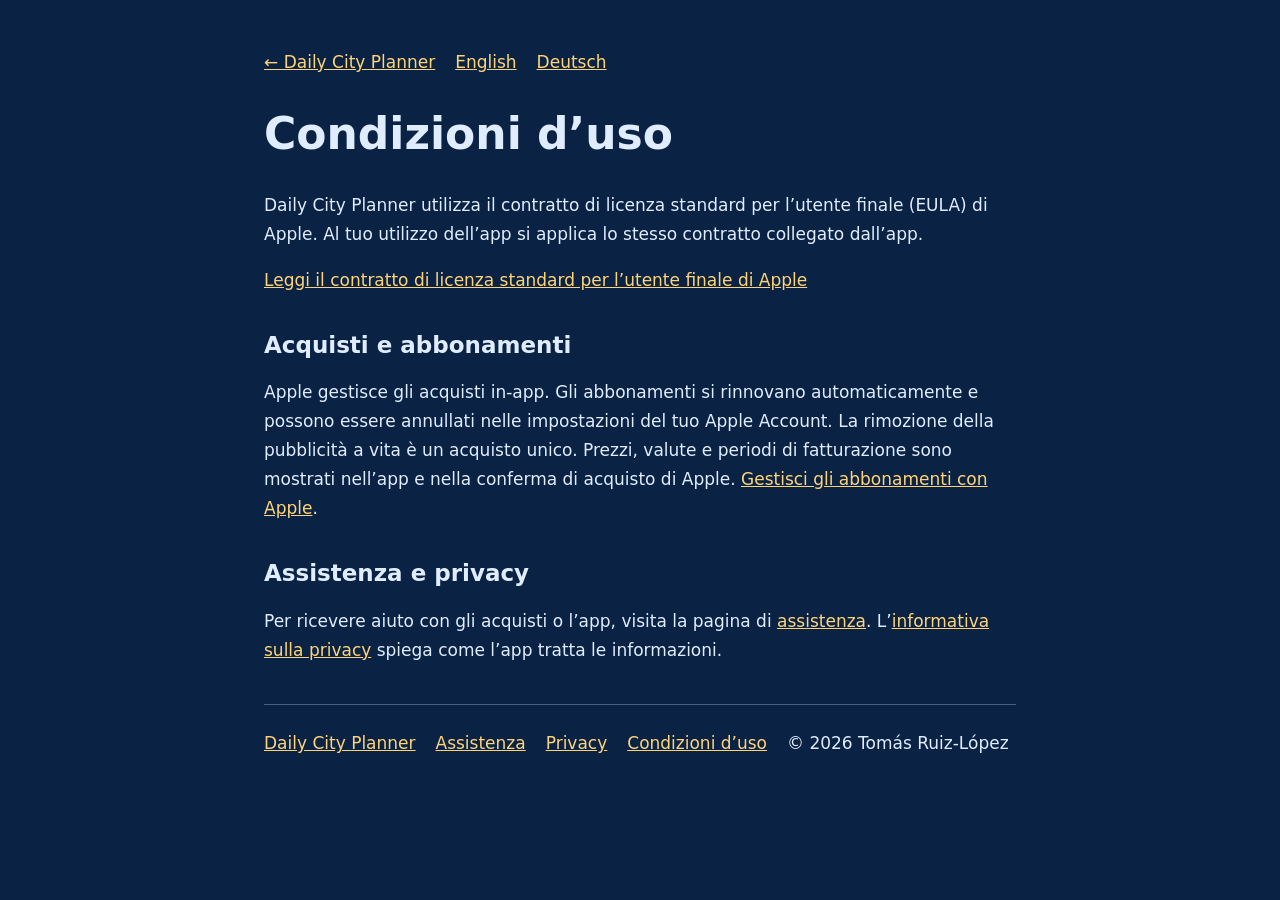
<file: it/terms.html>
<!doctype html>
<html lang="it"><head><meta charset="utf-8"><meta name="viewport" content="width=device-width, initial-scale=1">
<title>Condizioni d’uso · Daily City Planner</title><meta name="description" content="Condizioni d’uso di Daily City Planner per iPhone e iPad.">
<link rel="canonical" href="https://truizlop.github.io/daily-city-planner-site/it/terms.html">
<link rel="alternate" hreflang="en" href="https://truizlop.github.io/daily-city-planner-site/terms.html">
<link rel="alternate" hreflang="de" href="https://truizlop.github.io/daily-city-planner-site/de/terms.html">
<link rel="alternate" hreflang="it" href="https://truizlop.github.io/daily-city-planner-site/it/terms.html">
<link rel="alternate" hreflang="x-default" href="https://truizlop.github.io/daily-city-planner-site/terms.html">
<style>:root{color-scheme:dark}*{box-sizing:border-box}body{margin:0;background:#0a2344;color:#e0ecff;font:17px/1.7 system-ui,sans-serif}main{max-width:800px;margin:auto;padding:48px 24px 80px}a{color:#ffd479}h1,h2{line-height:1.25;overflow-wrap:anywhere;hyphens:auto}h1{font-size:clamp(30px,7vw,44px)}h2{font-size:23px;margin-top:36px}nav,footer{display:flex;gap:20px;flex-wrap:wrap}footer{border-top:1px solid #47617e;margin-top:40px;padding-top:24px}p,a{overflow-wrap:anywhere}a:focus-visible{outline:3px solid #ffd479;outline-offset:4px}</style><link rel="icon" href="../assets/icon-current.png"></head>
<body><main><nav aria-label="Navigazione della pagina"><a href="./">← Daily City Planner</a><a href="../terms.html" lang="en" hreflang="en">English</a><a href="../de/terms.html" lang="de" hreflang="de">Deutsch</a></nav>
<h1>Condizioni d’uso</h1>

<p>Daily City Planner utilizza il contratto di licenza standard per l’utente finale (EULA) di Apple. Al tuo utilizzo dell’app si applica lo stesso contratto collegato dall’app.</p>
<p><a href="https://www.apple.com/legal/internet-services/itunes/dev/stdeula/">Leggi il contratto di licenza standard per l’utente finale di Apple</a></p>
<h2>Acquisti e abbonamenti</h2><p>Apple gestisce gli acquisti in-app. Gli abbonamenti si rinnovano automaticamente e possono essere annullati nelle impostazioni del tuo Apple Account. La rimozione della pubblicità a vita è un acquisto unico. Prezzi, valute e periodi di fatturazione sono mostrati nell’app e nella conferma di acquisto di Apple. <a href="https://apps.apple.com/account/subscriptions">Gestisci gli abbonamenti con Apple</a>.</p>
<h2>Assistenza e privacy</h2><p>Per ricevere aiuto con gli acquisti o l’app, visita la pagina di <a href="support.html">assistenza</a>. L’<a href="privacy.html">informativa sulla privacy</a> spiega come l’app tratta le informazioni.</p>

<footer><a href="./">Daily City Planner</a><a href="support.html">Assistenza</a><a href="privacy.html">Privacy</a><a href="terms.html">Condizioni d’uso</a><span>© 2026 Tomás Ruiz-López</span></footer></main></body></html>
</file>
<file: style.css>
@font-face{font-family:Stencil;src:url('assets/fonts/AllertaStencil-Regular.ttf') format('truetype');font-display:swap}
@font-face{font-family:Mono;src:url('assets/fonts/IBMPlexMono-Regular.ttf') format('truetype');font-display:swap}
@font-face{font-family:Hand;src:url('assets/fonts/ArchitectsDaughter-Regular.ttf') format('truetype');font-display:swap}
:root{color-scheme:dark;--blue:#123f78;--ink:#f5edce;--pale:#d5e5fa;--muted:#b7cbe5;--amber:#ffd479;--line:rgba(207,226,248,.36)}
*{box-sizing:border-box}html{scroll-behavior:smooth;scroll-padding-top:35px}body{margin:0;background-color:var(--blue);background-image:linear-gradient(#bfd7f010 1px,transparent 1px),linear-gradient(90deg,#bfd7f010 1px,transparent 1px);background-size:48px 48px;color:var(--ink);font-family:Mono,monospace;line-height:1.6}a{color:inherit;text-underline-offset:6px}a:hover{color:var(--amber)}a:focus-visible{outline:3px solid var(--amber);outline-offset:6px}.wrap{width:min(1376px,calc(100% - 112px));margin-inline:auto}.skip{position:fixed;left:16px;top:-100px;padding:12px;background:var(--ink);color:var(--blue);z-index:20}.skip:focus{top:12px}.site-header{display:flex;justify-content:space-between;align-items:center;gap:28px;min-height:108px}.wordmark{font:25px/1.4 Stencil,sans-serif;letter-spacing:5px;text-decoration:none}.site-header nav{display:flex;gap:36px;font-size:16px}.site-header nav a{text-decoration:none}.hero{display:grid;grid-template-columns:1fr 1fr;align-items:center;gap:42px;padding-block:14px 68px;min-height:760px}.hero-copy{padding-bottom:4px}h1,h2{font-family:Stencil,sans-serif;font-weight:400;line-height:1.12;letter-spacing:-.025em}h1{font-size:clamp(42px,5.1vw,78px);margin:0 0 30px;white-space:nowrap}.intro{max-width:610px;font-size:clamp(18px,1.6vw,24px);line-height:1.65;color:var(--pale);margin:0 0 42px}.actions{display:flex;gap:20px;flex-wrap:wrap}.button{display:inline-flex;align-items:center;justify-content:center;text-decoration:none;font:19px/1.4 Mono,monospace;border:2px solid var(--pale);border-radius:4px;min-height:64px;padding:14px 28px;transition:background .2s,color .2s}.button:hover{background:var(--ink);color:var(--blue);border-color:var(--ink)}.button.primary{border-color:var(--amber);color:var(--amber)}.button.primary:hover{background:var(--amber);color:var(--blue)}.availability{font-size:14px;line-height:1.8;color:var(--muted);margin:30px 0 0}.hero-phones{display:flex;align-items:flex-start;gap:24px;min-width:0}.phone{margin:0;padding:7px;background:#071c37;border:2px solid #6b96bf;box-shadow:0 0 0 4px #143158,0 16px 30px #061a3655;border-radius:42px;overflow:hidden;min-width:0}.phone img{width:100%;height:auto;display:block;border-radius:32px}.hero-phones .phone{width:calc(50% - 12px)}.result-phone{margin-top:38px}.lower-page{border-top:1px solid var(--line);position:relative}.how{position:relative;padding-top:68px;padding-bottom:50px;min-height:440px}.how-content{width:73%;padding-right:35px}.how h2{font-size:clamp(42px,5vw,72px);text-transform:uppercase;letter-spacing:.01em;margin:0 0 32px}.steps{list-style:none;padding:0;margin:0;display:grid;grid-template-columns:repeat(3,1fr);gap:35px}.step-number{font:48px/1.2 Stencil,sans-serif;color:var(--amber);display:flex;align-items:center;gap:16px}.step-number:after{content:'';height:1px;background:var(--line);flex:1}.steps h3{font:27px/1.35 Hand,cursive;font-weight:400;margin:12px 0 8px;white-space:nowrap}.steps p{font:21px/1.55 Hand,cursive;color:var(--pale);margin:0}.detail-phone{position:absolute;right:0;top:68px;width:25%;z-index:2}.paper{background-color:var(--ink);background-image:linear-gradient(#173e6a22 1px,transparent 1px);background-size:100% 52px;color:#123556;position:relative}.paper:before{content:'';position:absolute;left:3.5%;height:100%;border-left:1px solid #d36d5e77}.paper-inner{padding-block:32px 42px;min-height:250px}.paper h2{font-size:clamp(22px,2.3vw,35px);text-transform:uppercase;letter-spacing:.035em;margin:0 0 28px;width:74%}.details-list{display:grid;grid-template-columns:1fr 1.35fr;gap:24px 32px;list-style:none;margin:0;padding:0;width:73%}.details-list li{display:flex;align-items:center;gap:20px;font:21px/1.4 Hand,cursive}.details-list svg{width:34px;height:34px;flex:0 0 34px;fill:none;stroke:currentColor;stroke-width:1.8;stroke-linecap:round;stroke-linejoin:round}.site-footer{padding-block:46px 30px}.site-footer h2{font-size:clamp(25px,3vw,42px);text-transform:uppercase;letter-spacing:.02em;margin:0 0 12px}.site-footer>p{font:26px/1.5 Hand,cursive;margin:0 0 32px}.footer-bottom{display:flex;justify-content:space-between;gap:24px;color:var(--pale);font-size:14px}.footer-bottom>div{display:flex;gap:22px}.footer-bottom small{font-size:13px}
@media(min-width:1450px){.hero{min-height:780px}.hero-phones{gap:28px}.hero-phones .phone{width:calc(50% - 14px)}}
@media(max-width:1100px){.wrap{width:calc(100% - 64px)}.wordmark{font-size:20px;letter-spacing:3px}.site-header nav{gap:20px;font-size:14px}.hero{gap:30px;min-height:610px}.intro{font-size:18px}.button{font-size:15px;padding:12px 18px;min-height:54px}.actions{gap:14px}.hero-phones{gap:16px}.hero-phones .phone{width:calc(50% - 8px)}.phone{border-radius:28px;padding:5px}.phone img{border-radius:21px}.steps{gap:20px}.steps h3{font-size:21px;white-space:normal}.steps p{font-size:18px}.details-list li{font-size:18px;gap:12px}.details-list{gap:20px}.detail-phone{top:90px}.how{min-height:400px}.paper-inner{min-height:225px}.availability{font-size:12px}.site-footer h2{font-size:30px}}
@media(max-width:760px){.wrap{width:calc(100% - 40px)}.site-header{min-height:110px;align-items:flex-start;flex-direction:column;justify-content:center;gap:14px}.wordmark{font-size:20px;letter-spacing:3px}.site-header nav{font-size:13px;gap:26px}.hero{display:flex;flex-direction:column;gap:36px;padding-top:38px;padding-bottom:44px;min-height:0;align-items:stretch}.hero-copy{padding:0}h1{font-size:clamp(34px,7.5vw,55px);white-space:normal;line-height:1.18;margin-bottom:24px}.intro{font-size:17px;max-width:540px;margin-bottom:26px}.button{font-size:14px;padding:12px 18px}.availability{font-size:12px;margin-top:22px}.hero-phones{max-width:560px;margin:auto;gap:18px;width:100%;padding:4px}.hero-phones .phone{width:calc(50% - 9px)}.phone{border-radius:25px;padding:4px}.phone img{border-radius:19px}.result-phone{margin-top:26px}.how{padding-top:40px;padding-bottom:40px}.how-content{width:100%;padding:0}.how h2{font-size:40px;margin-bottom:30px}.steps{grid-template-columns:1fr;gap:28px}.steps li{display:grid;grid-template-columns:58px 1fr;gap:0 18px}.step-number{grid-row:span 2;font-size:36px;align-items:flex-start}.step-number:after{display:none}.steps h3{font-size:25px;margin:0 0 6px}.steps p{font-size:19px;max-width:380px}.detail-phone{position:relative;top:auto;right:auto;width:min(70%,280px);margin:38px auto 0}.paper-inner{padding:32px 0}.paper h2{width:100%;font-size:26px;line-height:1.35;margin-bottom:25px}.details-list{width:100%;grid-template-columns:1fr;gap:22px}.details-list li{font-size:21px;gap:18px}.paper:before{left:10px}.site-footer{padding-top:34px}.site-footer h2{font-size:27px;line-height:1.3}.site-footer>p{font-size:21px}.footer-bottom{flex-direction:column;font-size:13px;gap:24px}.footer-bottom small{font-size:12px}}
@media(prefers-reduced-motion:reduce){html{scroll-behavior:auto}.button{transition:none}}

.footer-actions{margin-bottom:36px}

.actions{align-items:center;gap:20px}.app-store-badge{display:inline-flex;flex-shrink:0;padding:6px 0;text-decoration:none}.app-store-badge img{display:block;width:180px;height:auto}.app-store-badge:focus-visible{border-radius:5px}

/* Language links and longer translated copy retain the blueprint layout. */
.site-header nav{flex-wrap:wrap;justify-content:flex-end}.footer-bottom>div{flex-wrap:wrap}html:lang(de) h1{white-space:normal;font-size:clamp(38px,4.5vw,68px)}html:lang(de) .steps h3{white-space:normal}html:lang(de) .how h2{font-size:clamp(36px,4.4vw,64px)}
@media(max-width:760px){.site-header nav{justify-content:flex-start;gap:12px 24px}html:lang(de) h1{font-size:clamp(32px,7.5vw,55px)}html:lang(de) .how h2{font-size:36px}.site-header{padding-block:18px}}
</file>
